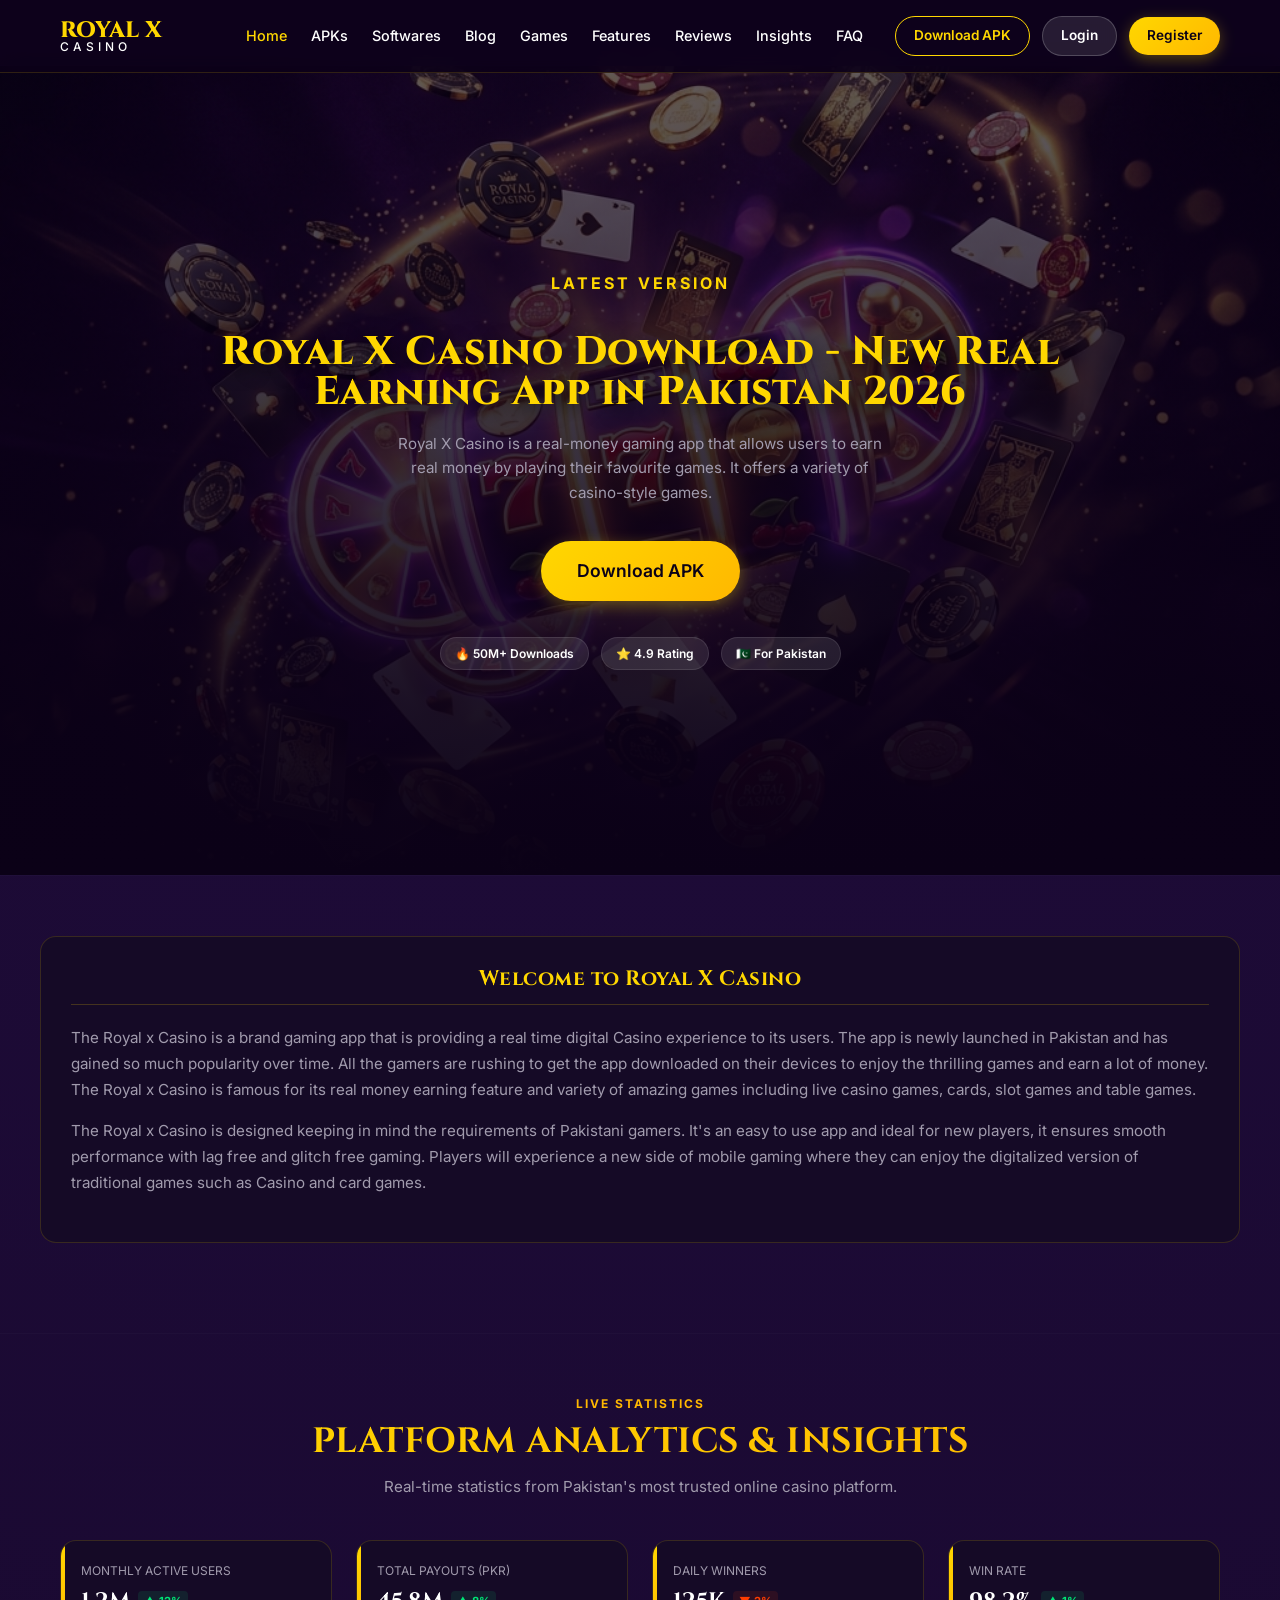
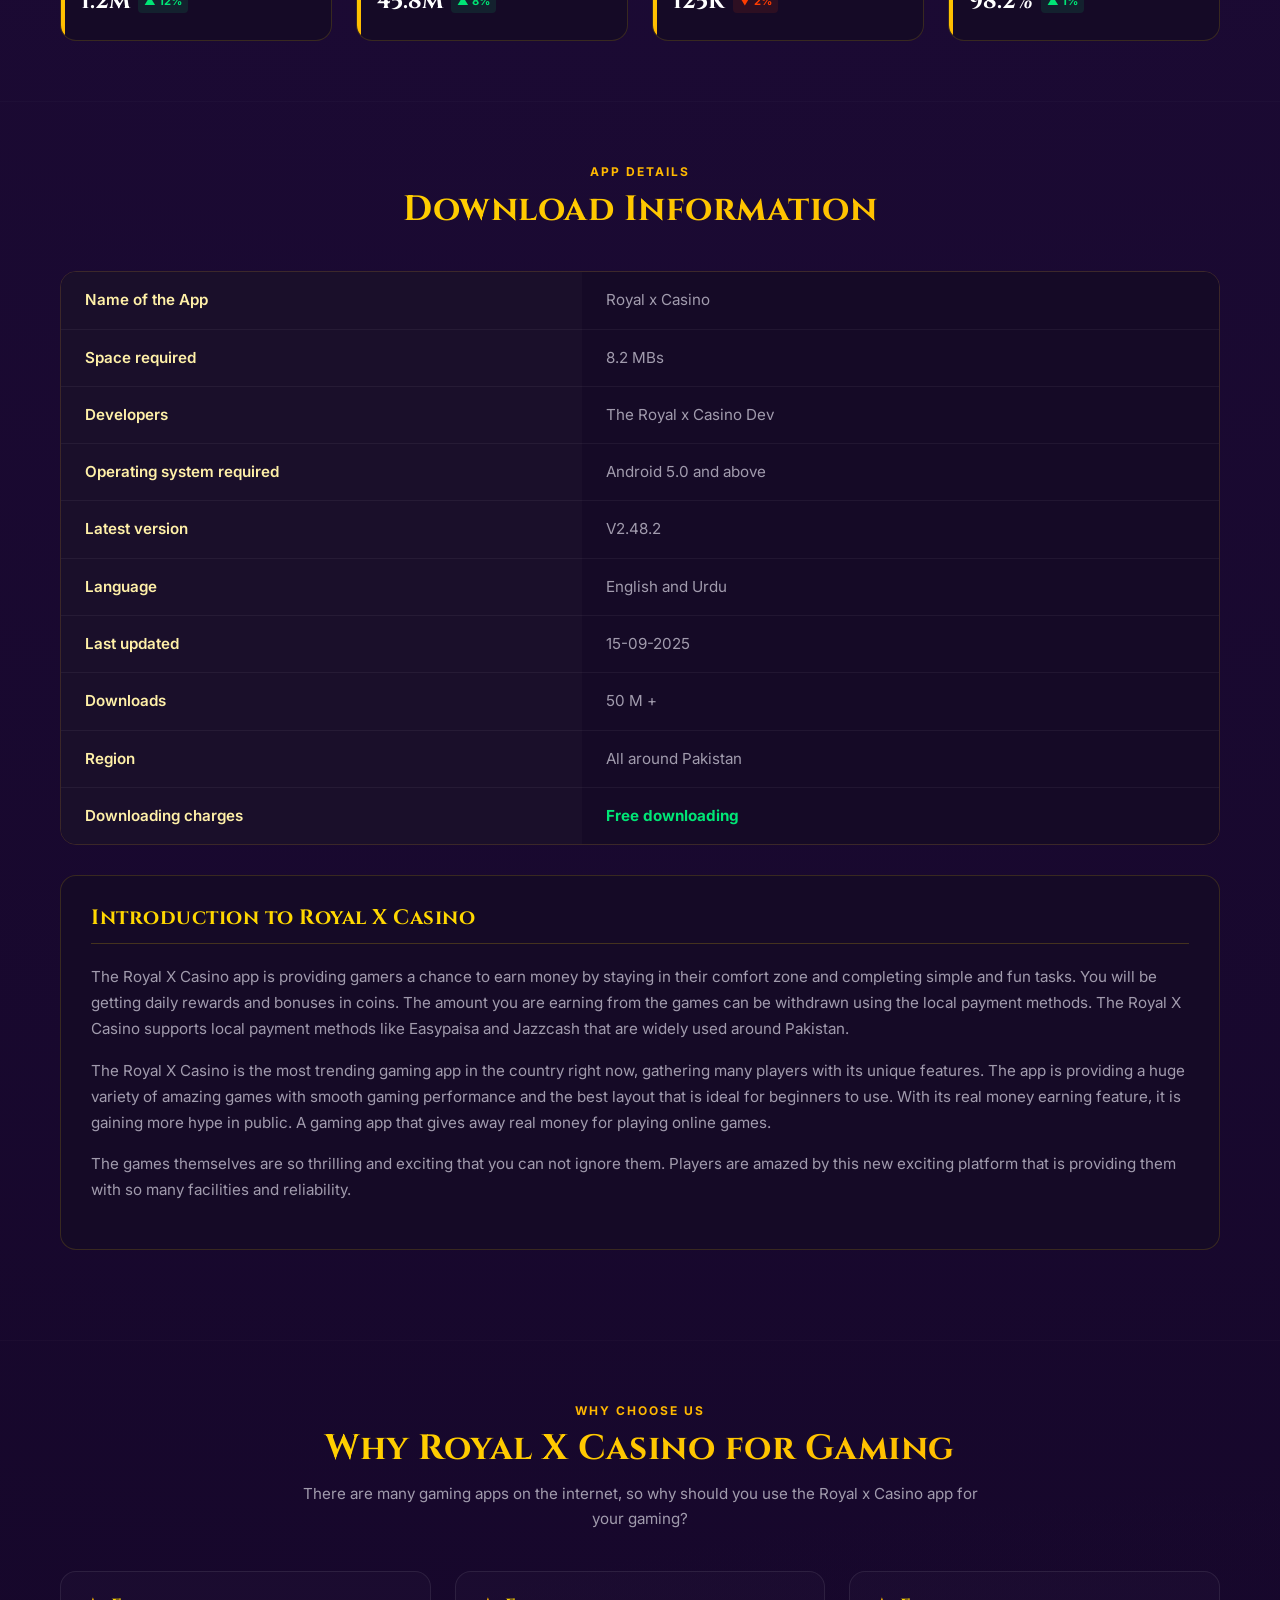
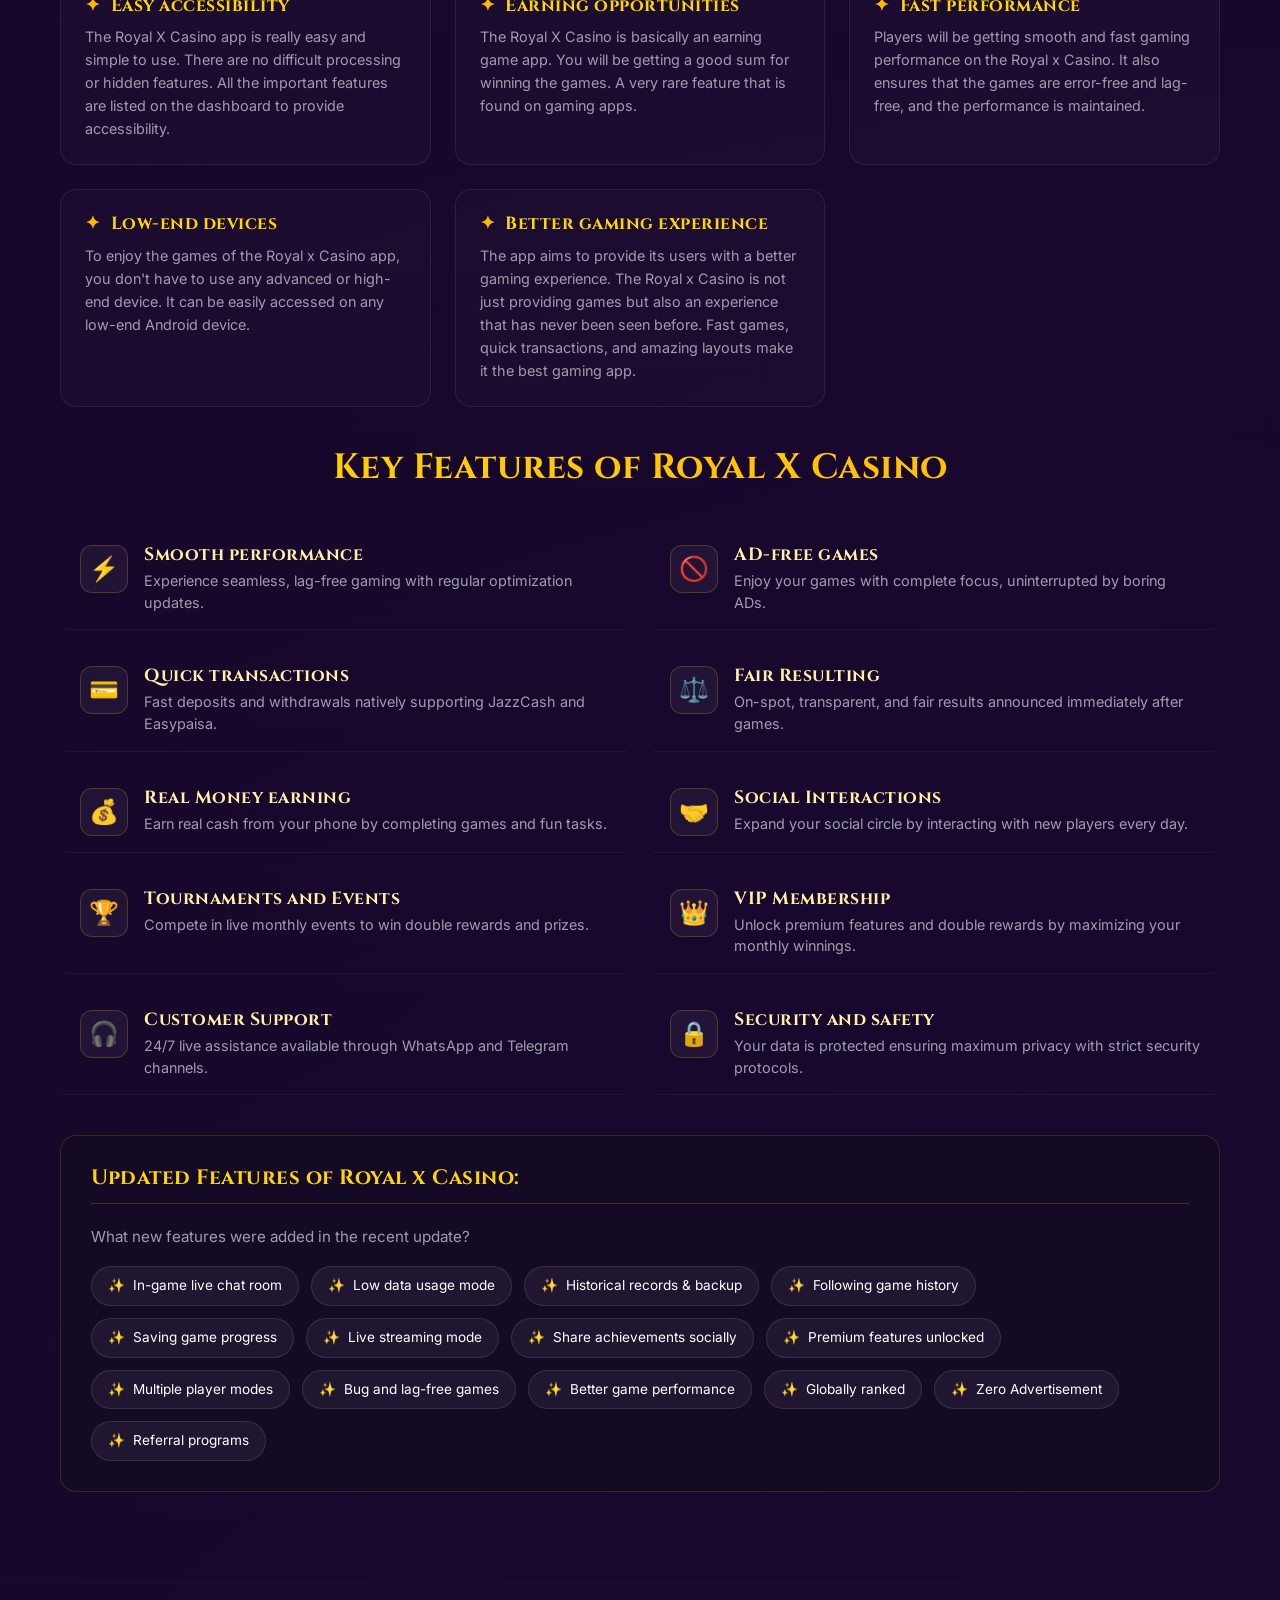
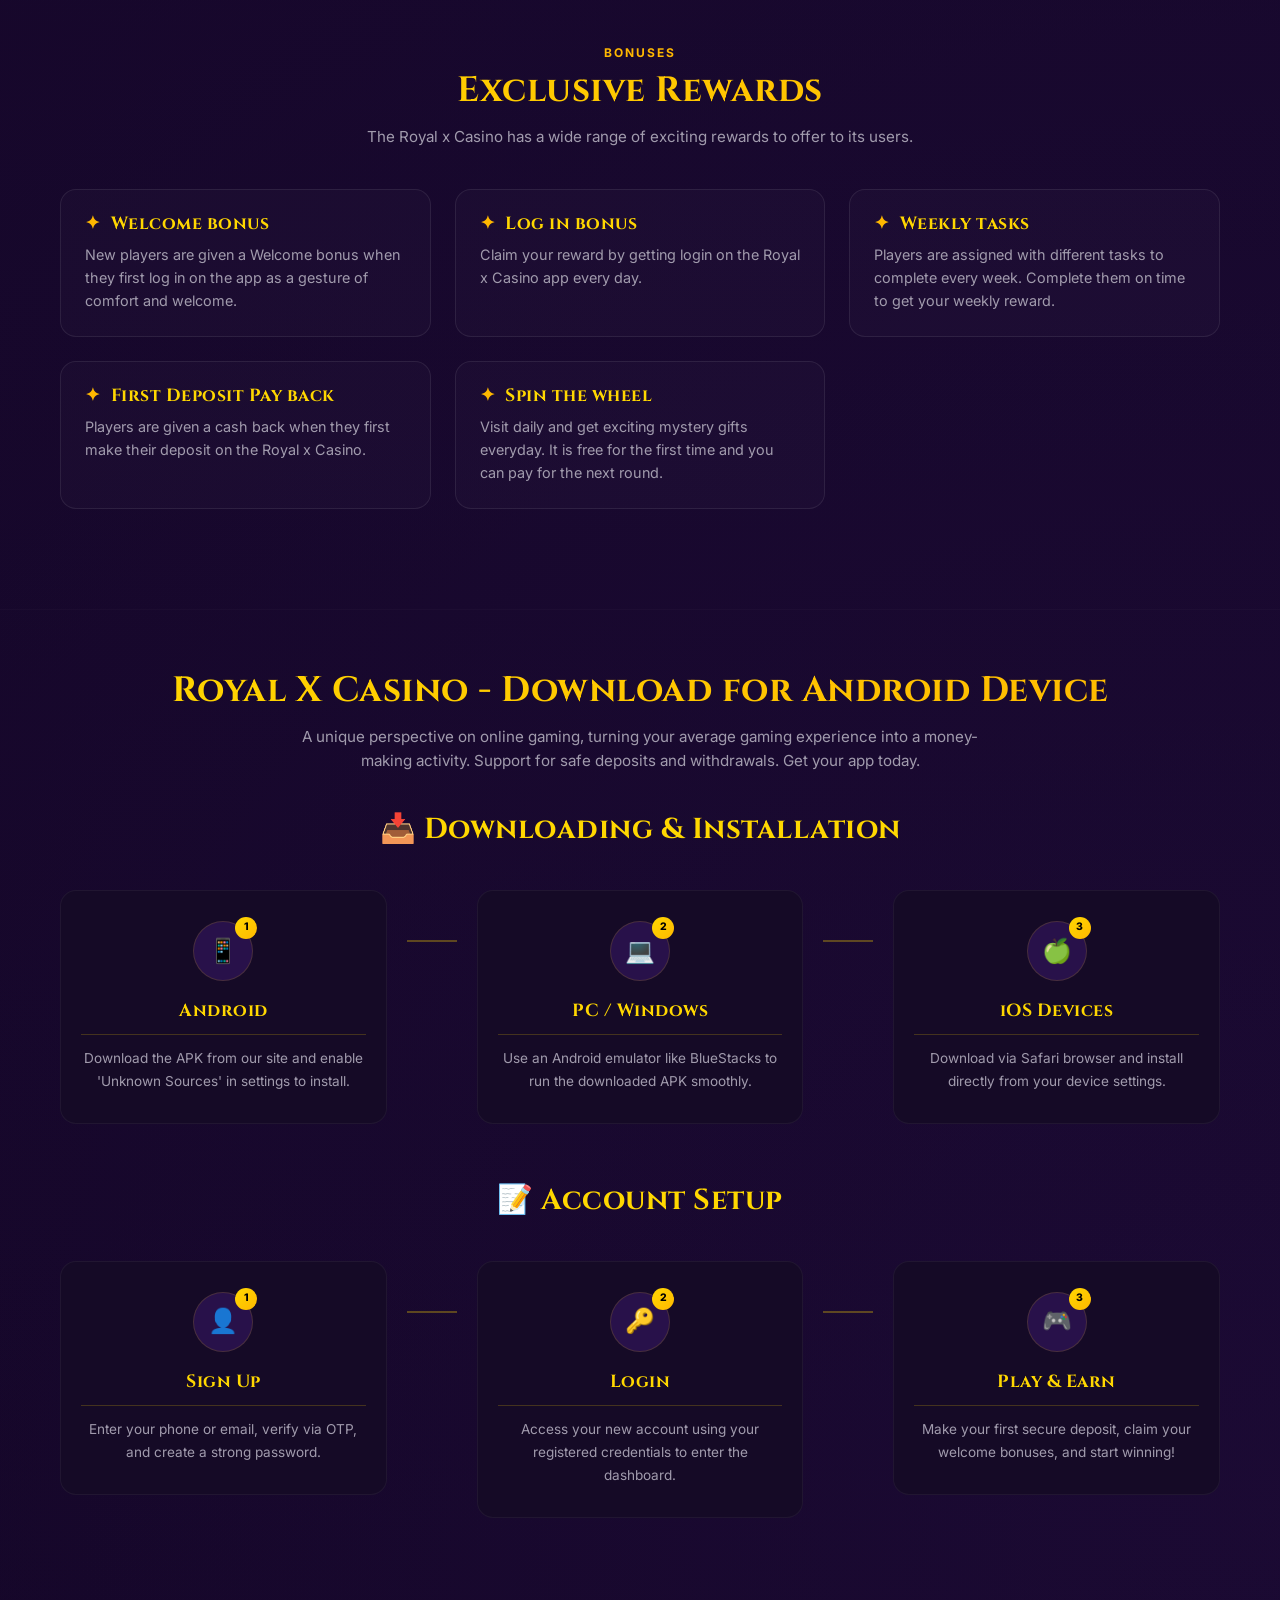
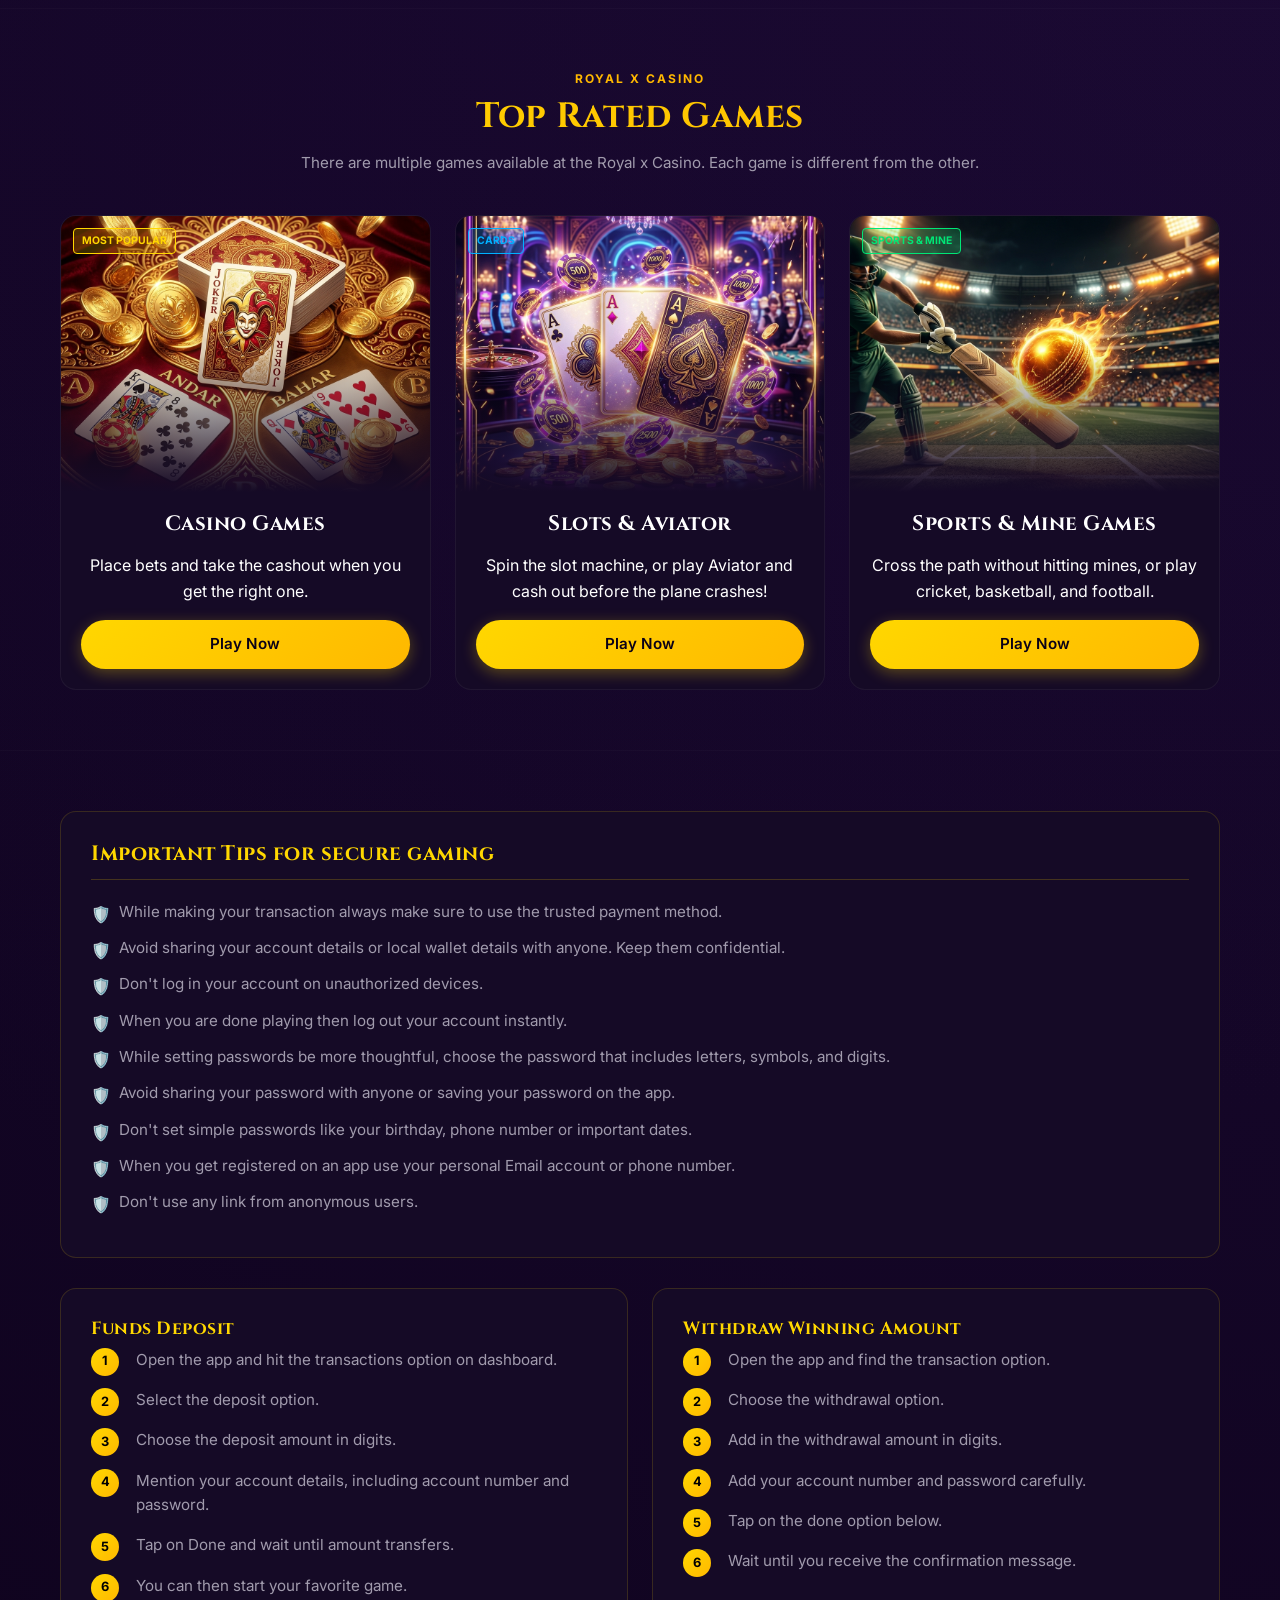
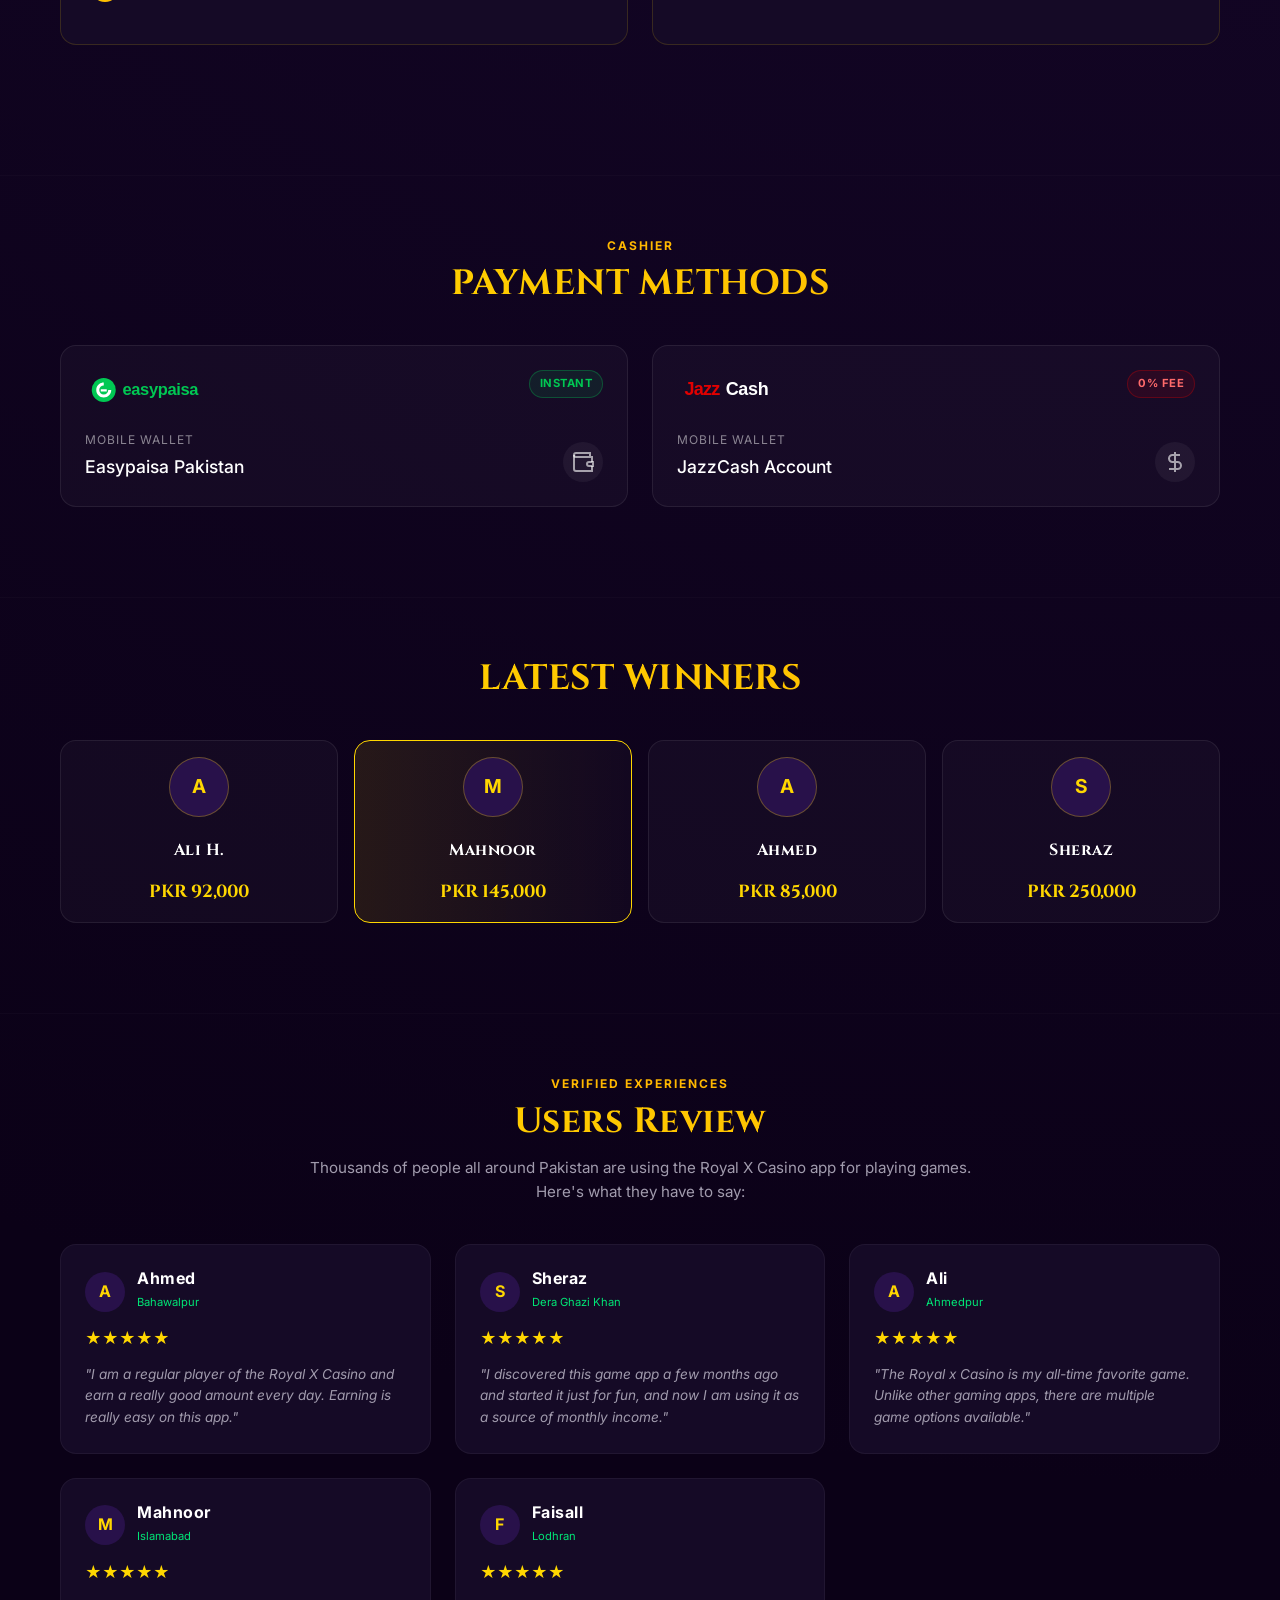
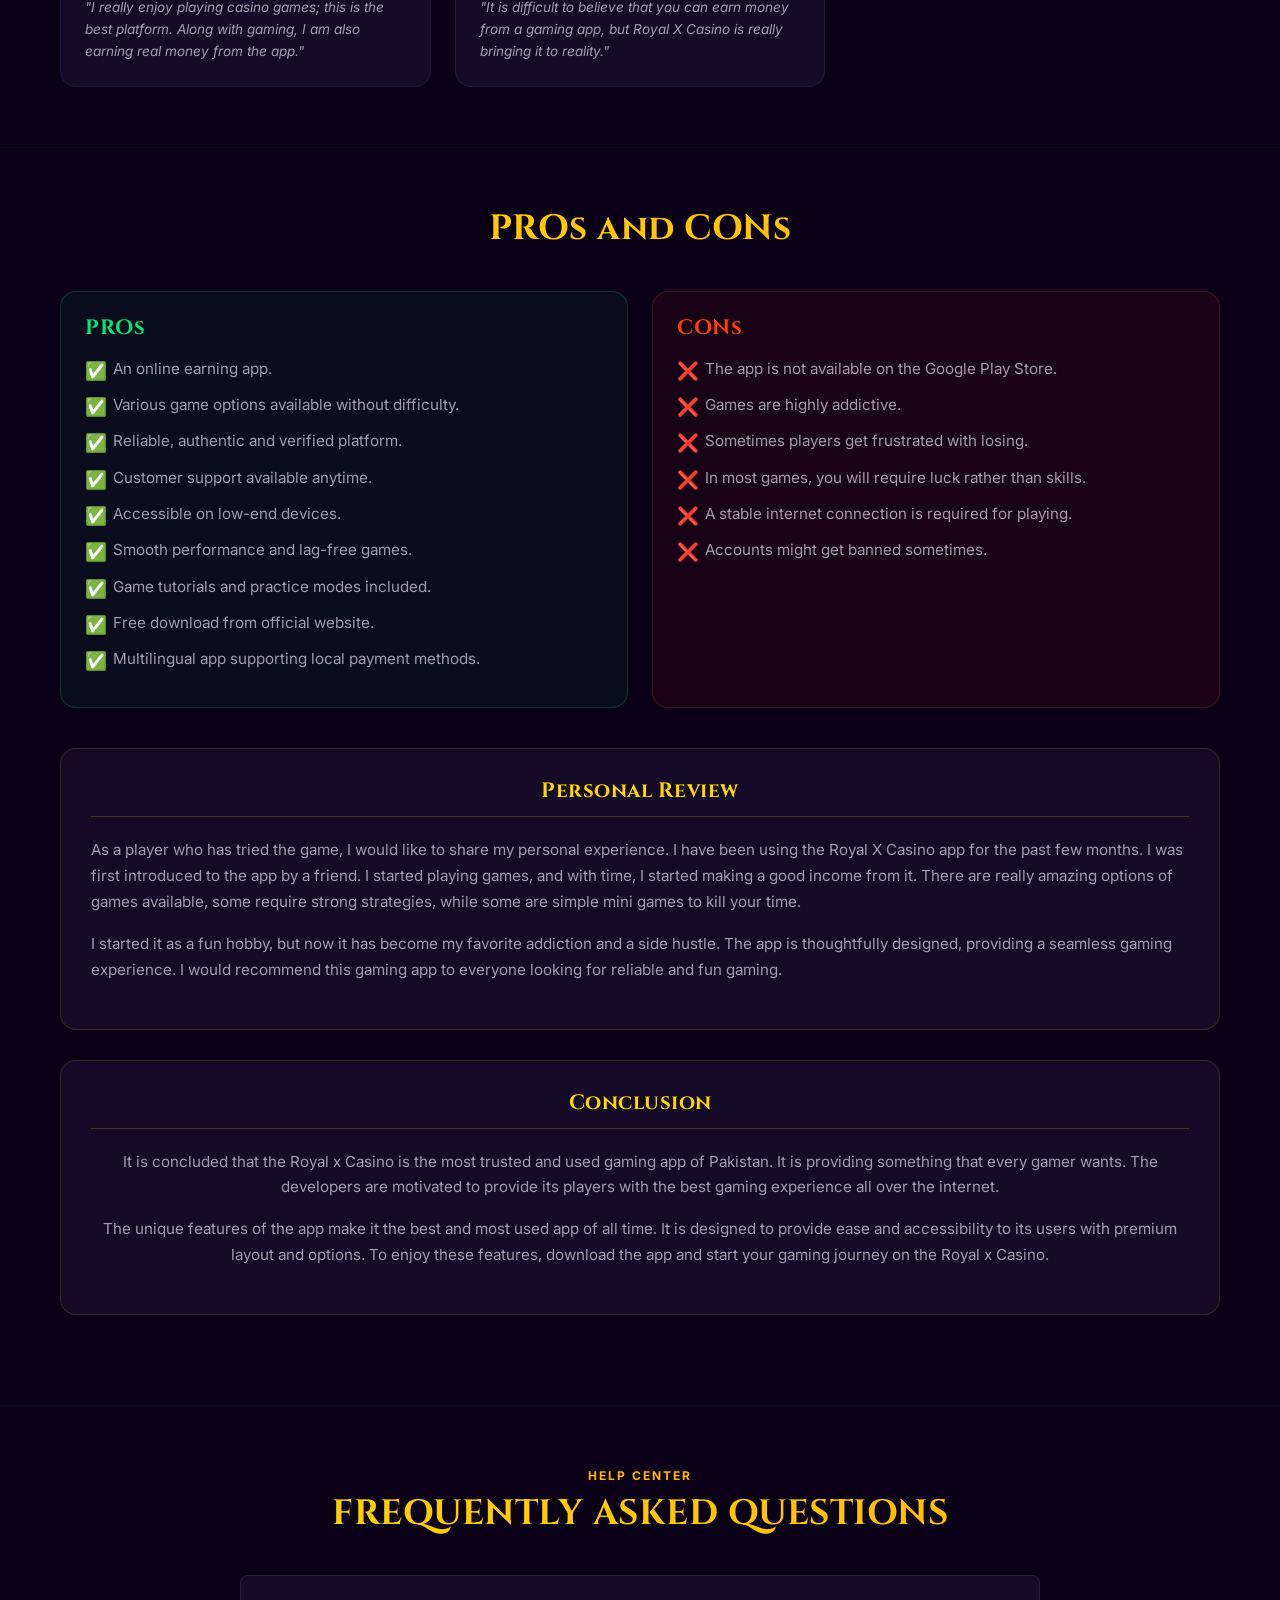
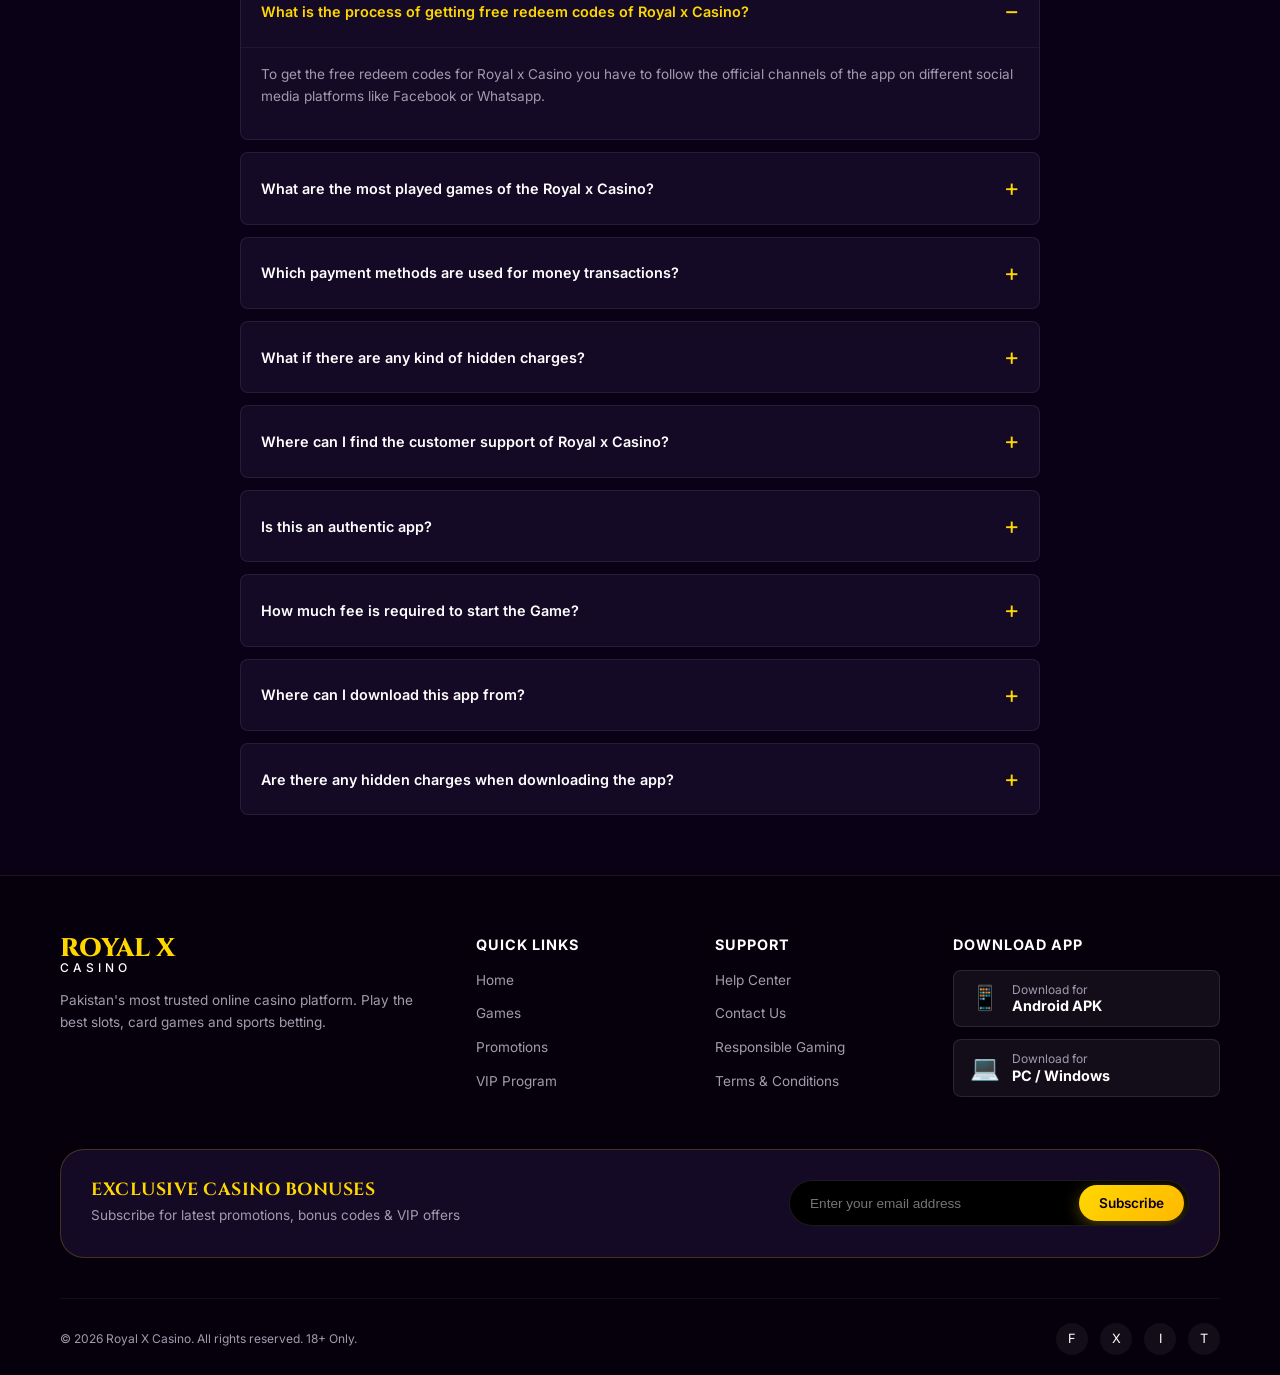
<file: index.html>
<!DOCTYPE html>
<html lang="en">
<head>
    <meta charset="UTF-8">
    <meta name="viewport" content="width=device-width, initial-scale=1.0">
    <meta name="description" content="Download Royal X Casino - The Most Premium Online Earning Game App in Pakistan.">
    <title>Royal X Casino Download - Online Earning Game App - For Pakistan</title>
    <!-- Fonts -->
    <link rel="preconnect" href="https://fonts.googleapis.com">
    <link rel="preconnect" href="https://fonts.gstatic.com" crossorigin>
    <link href="https://fonts.googleapis.com/css2?family=Cinzel:wght@600;700;800&family=Inter:wght@300;400;500;600;700&display=swap" rel="stylesheet">
    <link rel="stylesheet" href="./css/style.css">
    <link rel="icon" type="image/png" href="./images/Favicon.png">
    
    <!-- SEO Structured Data (JSON-LD) -->
    <script type="application/ld+json">
    {
      "@context": "https://schema.org",
      "@graph": [
        {
          "@type": "WebSite",
          "@id": "https://royalx-casino-download.com/#website",
          "url": "https://royalx-casino-download.com/",
          "name": "Royal X Casino",
          "description": "Pakistan's most trusted online casino platform",
          "publisher": { "@id": "https://royalx-casino-download.com/#organization" }
        },
        {
          "@type": "WebPage",
          "@id": "https://royalx-casino-download.com/#webpage",
          "url": "https://royalx-casino-download.com/",
          "name": "Royal X Casino Download - New Real Earning App in Pakistan 2026",
          "isPartOf": { "@id": "https://royalx-casino-download.com/#website" },
          "description": "Download Royal X Casino - The Most Premium Online Earning Game App in Pakistan.",
          "breadcrumb": { "@id": "https://royalx-casino-download.com/#breadcrumb" }
        },
        {
          "@type": "SoftwareApplication",
          "name": "Royal X Casino",
          "operatingSystem": "ANDROID",
          "applicationCategory": "GameApplication",
          "aggregateRating": {
            "@type": "AggregateRating",
            "ratingValue": "4.9",
            "ratingCount": "125034"
          },
          "offers": {
            "@type": "Offer",
            "price": "0",
            "priceCurrency": "PKR"
          },
          "softwareVersion": "2.48.2"
        },
        {
          "@type": "Article",
          "headline": "Royal X Casino Download - New Real Earning App in Pakistan 2026",
          "description": "Royal X Casino is a real-money gaming app that allows users to earn real money by playing their favourite games.",
          "author": { "@type": "Organization", "name": "The Royal x Casino Dev" },
          "datePublished": "2025-09-15",
          "publisher": { "@id": "https://royalx-casino-download.com/#organization" }
        },
        {
          "@type": "FAQPage",
          "mainEntity": [
            {
              "@type": "Question",
              "name": "What is the process of getting free redeem codes of Royal x Casino?",
              "acceptedAnswer": {
                "@type": "Answer",
                "text": "To get the free redeem codes for Royal x Casino you have to follow the official channels of the app on different social media platforms like Facebook or Whatsapp."
              }
            },
            {
              "@type": "Question",
              "name": "What are the most played games of the Royal x Casino?",
              "acceptedAnswer": {
                "@type": "Answer",
                "text": "There are a lot of games that are played regularly by most players including casino, slots and teen patti."
              }
            },
            {
              "@type": "Question",
              "name": "Which payment methods are used for money transactions?",
              "acceptedAnswer": {
                "@type": "Answer",
                "text": "Easy paisa and Jazz cash that are widely used among Pakistani public are supported on the Royal x Casino."
              }
            },
            {
              "@type": "Question",
              "name": "What if there are any kind of hidden charges?",
              "acceptedAnswer": {
                "@type": "Answer",
                "text": "It is assured that there will be no hidden charges on the app but sometimes you may require a small fee to make your transactions."
              }
            },
            {
              "@type": "Question",
              "name": "Where can I find the customer support of Royal x Casino?",
              "acceptedAnswer": {
                "@type": "Answer",
                "text": "Players can have a live chat session with the customer support on their Whatsapp and telegram channels."
              }
            },
            {
              "@type": "Question",
              "name": "Is this an authentic app?",
              "acceptedAnswer": {
                "@type": "Answer",
                "text": "Yes this is an authentic platform with all the crucial certification and verification."
              }
            },
            {
              "@type": "Question",
              "name": "How much fee is required to start the Game?",
              "acceptedAnswer": {
                "@type": "Answer",
                "text": "The deposit fee for games is slightly different from each game, but mostly you need to deposit at least 200 PKR to start the game."
              }
            },
            {
              "@type": "Question",
              "name": "Where can I download this app from?",
              "acceptedAnswer": {
                "@type": "Answer",
                "text": "The app can be downloaded from the official website of the Royal x Casino, or you can also use any trusted referral link to join the game."
              }
            },
            {
              "@type": "Question",
              "name": "Are there any hidden charges when downloading the app?",
              "acceptedAnswer": {
                "@type": "Answer",
                "text": "No, there are no hidden charges available for download. The download is totally free for everyone."
              }
            }
          ]
        },
        {
          "@type": "HowTo",
          "name": "How to Download and Install Royal X Casino APK",
          "step": [
            { "@type": "HowToStep", "text": "Connect your device to a stable internet connection." },
            { "@type": "HowToStep", "text": "Enable downloads from Unknown Sources in settings." },
            { "@type": "HowToStep", "text": "Open your browser and search for Royal X Casino." },
            { "@type": "HowToStep", "text": "Open the official website and find the download button." },
            { "@type": "HowToStep", "text": "Click the button and wait for the APK file to download." },
            { "@type": "HowToStep", "text": "Once downloaded, start installing the app." }
          ]
        },
        {
          "@type": "Review",
          "itemReviewed": {
            "@type": "SoftwareApplication",
            "name": "Royal X Casino"
          },
          "reviewRating": {
            "@type": "Rating",
            "ratingValue": "5"
          },
          "author": { "@type": "Person", "name": "Ahmed" },
          "reviewBody": "I am a regular player of the Royal X Casino and earn a really good amount every day. Earning is really easy on this app."
        }
      ]
    }
    </script>
</head>
<body>

    <!-- Header Navigation -->
    <header class="rx-header">
        <div class="rx-container header-inner">
            <a href="index.html" class="logo">
                ROYAL X <span>CASINO</span>
            </a>
            
            <button class="menu-toggle" aria-label="Toggle Menu">
                <span></span><span></span><span></span>
            </button>
            
            <nav class="rx-nav">
                <ul class="nav-links">
                    <li><a href="index.html" class="active">Home</a></li>
                    <li><a href="apks.html">APKs</a></li>
                    <li><a href="softwares.html">Softwares</a></li>
                    <li><a href="blog.html">Blog</a></li>
                    <li><a href="#games">Games</a></li>
                    <li><a href="#features">Features</a></li>
                    <li><a href="#reviews">Reviews</a></li>
                    <li><a href="#analytics">Insights</a></li>
                    <li><a href="#faq">FAQ</a></li>
                </ul>
                <div class="nav-actions">
                    <a href="#download" class="btn btn-gold-outline btn-sm">Download APK</a>
                    <a href="login.html" class="btn btn-solid-blue btn-sm">Login</a>
                    <a href="register.html" class="btn btn-gold btn-sm">Register</a>
                </div>
            </nav>
        </div>
        <div class="nav-overlay"></div>
    </header>

    <!-- Main Content -->
    <main>
        
        <!-- Hero Section -->
        <section class="hero-section">
            <div class="hero-bg">
                <img src="./images/hero_banner.png" alt="Casino Background">
                <div class="hero-overlay"></div>
            </div>
            <div class="rx-container hero-content">
                <p class="hero-subtitle">LATEST VERSION</p>
                <h1 class="hero-title">Royal X Casino Download - New Real Earning App in Pakistan 2026</h1>
                <p class="hero-desc">Royal X Casino is a real-money gaming app that allows users to earn real money by playing their favourite games. It offers a variety of casino-style games.</p>
                <a href="#download" class="btn btn-gold btn-lg pulse-anim">Download APK</a>
                <div class="hero-badges">
                    <span class="badge">🔥 50M+ Downloads</span>
                    <span class="badge">⭐ 4.9 Rating</span>
                    <span class="badge">🇵🇰 For Pakistan</span>
                </div>
            </div>
        </section>

        <!-- Description Section (NEW) -->
        <section class="description-section">
            <div class="rx-container content-box">
                <h3 class="text-center">Welcome to Royal X Casino</h3>
                <p>The Royal x Casino is a brand gaming app that is providing a real time digital Casino experience to its users. The app is newly launched in Pakistan and has gained so much popularity over time. All the gamers are rushing to get the app downloaded on their devices to enjoy the thrilling games and earn a lot of money. The Royal x Casino is famous for its real money earning feature and variety of amazing games including live casino games, cards, slot games and table games.</p>
                <p>The Royal x Casino is designed keeping in mind the requirements of Pakistani gamers. It's an easy to use app and ideal for new players, it ensures smooth performance with lag free and glitch free gaming. Players will experience a new side of mobile gaming where they can enjoy the digitalized version of traditional games such as Casino and card games.</p>
            </div>
        </section>

        <!-- Platform Analytics & Insights -->
        <section id="analytics" class="analytics-section">
            <div class="rx-container">
                <div class="section-heading">
                    <p class="section-subtitle">LIVE STATISTICS</p>
                    <h2>PLATFORM ANALYTICS & INSIGHTS</h2>
                    <p class="section-desc">Real-time statistics from Pakistan's most trusted online casino platform.</p>
                </div>
                
                <div class="analytics-grid">
                    <div class="stat-card">
                        <div class="stat-info">
                            <span class="stat-label">Monthly Active Users</span>
                            <strong class="stat-value">1.2M <span class="trend up">▲ 12%</span></strong>
                        </div>
                    </div>
                    <div class="stat-card">
                        <div class="stat-info">
                            <span class="stat-label">Total Payouts (PKR)</span>
                            <strong class="stat-value">45.8M <span class="trend up">▲ 8%</span></strong>
                        </div>
                    </div>
                    <div class="stat-card">
                        <div class="stat-info">
                            <span class="stat-label">Daily Winners</span>
                            <strong class="stat-value">125K <span class="trend down">▼ 2%</span></strong>
                        </div>
                    </div>
                    <div class="stat-card">
                        <div class="stat-info">
                            <span class="stat-label">Win Rate</span>
                            <strong class="stat-value">98.2% <span class="trend up">▲ 1%</span></strong>
                        </div>
                    </div>
                </div>
            </div>
        </section>

        <!-- Introduction & App Details Table (NEW) -->
        <section class="intro-stats-section">
            <div class="rx-container">
                <div class="section-heading">
                    <p class="section-subtitle">APP DETAILS</p>
                    <h2>Download Information</h2>
                </div>
                
                <div class="styled-table-wrapper">
                    <table class="styled-table">
                        <tbody>
                            <tr><td>Name of the App</td><td>Royal x Casino</td></tr>
                            <tr><td>Space required</td><td>8.2 MBs</td></tr>
                            <tr><td>Developers</td><td>The Royal x Casino Dev</td></tr>
                            <tr><td>Operating system required</td><td>Android 5.0 and above</td></tr>
                            <tr><td>Latest version</td><td>V2.48.2</td></tr>
                            <tr><td>Language</td><td>English and Urdu</td></tr>
                            <tr><td>Last updated</td><td>15-09-2025</td></tr>
                            <tr><td>Downloads</td><td>50 M +</td></tr>
                            <tr><td>Region</td><td>All around Pakistan</td></tr>
                            <tr><td>Downloading charges</td><td><strong class="green-text">Free downloading</strong></td></tr>
                        </tbody>
                    </table>
                </div>

                <div class="content-box">
                    <h3>Introduction to Royal X Casino</h3>
                    <p>The Royal X Casino app is providing gamers a chance to earn money by staying in their comfort zone and completing simple and fun tasks. You will be getting daily rewards and bonuses in coins. The amount you are earning from the games can be withdrawn using the local payment methods. The Royal X Casino supports local payment methods like Easypaisa and Jazzcash that are widely used around Pakistan.</p>
                    <p>The Royal X Casino is the most trending gaming app in the country right now, gathering many players with its unique features. The app is providing a huge variety of amazing games with smooth gaming performance and the best layout that is ideal for beginners to use. With its real money earning feature, it is gaining more hype in public. A gaming app that gives away real money for playing online games.</p>
                    <p>The games themselves are so thrilling and exciting that you can not ignore them. Players are amazed by this new exciting platform that is providing them with so many facilities and reliability.</p>
                </div>
            </div>
        </section>

        <!-- Why Royal X Casino (NEW) -->
        <section id="features" class="why-us-section">
            <div class="rx-container">
                <div class="section-heading">
                    <p class="section-subtitle">WHY CHOOSE US</p>
                    <h2>Why Royal X Casino for Gaming</h2>
                    <p class="section-desc">There are many gaming apps on the internet, so why should you use the Royal x Casino app for your gaming?</p>
                </div>

                <div class="features-grid">
                    <div class="feature-box">
                        <h4>Easy accessibility</h4>
                        <p>The Royal X Casino app is really easy and simple to use. There are no difficult processing or hidden features. All the important features are listed on the dashboard to provide accessibility.</p>
                    </div>
                    <div class="feature-box">
                        <h4>Earning opportunities</h4>
                        <p>The Royal X Casino is basically an earning game app. You will be getting a good sum for winning the games. A very rare feature that is found on gaming apps.</p>
                    </div>
                    <div class="feature-box">
                        <h4>Fast performance</h4>
                        <p>Players will be getting smooth and fast gaming performance on the Royal x Casino. It also ensures that the games are error-free and lag-free, and the performance is maintained.</p>
                    </div>
                    <div class="feature-box">
                        <h4>Low-end devices</h4>
                        <p>To enjoy the games of the Royal x Casino app, you don't have to use any advanced or high-end device. It can be easily accessed on any low-end Android device.</p>
                    </div>
                    <div class="feature-box">
                        <h4>Better gaming experience</h4>
                        <p>The app aims to provide its users with a better gaming experience. The Royal x Casino is not just providing games but also an experience that has never been seen before. Fast games, quick transactions, and amazing layouts make it the best gaming app.</p>
                    </div>
                </div>

                <div class="section-heading">
                    <h2>Key Features of Royal X Casino</h2>
                </div>

                <div class="premium-feature-list">
                    <div class="pf-item">
                        <div class="pf-icon">⚡</div>
                        <div class="pf-content">
                            <h4>Smooth performance</h4>
                            <p>Experience seamless, lag-free gaming with regular optimization updates.</p>
                        </div>
                    </div>
                    <div class="pf-item">
                        <div class="pf-icon">🚫</div>
                        <div class="pf-content">
                            <h4>AD-free games</h4>
                            <p>Enjoy your games with complete focus, uninterrupted by boring ADs.</p>
                        </div>
                    </div>
                    <div class="pf-item">
                        <div class="pf-icon">💳</div>
                        <div class="pf-content">
                            <h4>Quick transactions</h4>
                            <p>Fast deposits and withdrawals natively supporting JazzCash and Easypaisa.</p>
                        </div>
                    </div>
                    <div class="pf-item">
                        <div class="pf-icon">⚖️</div>
                        <div class="pf-content">
                            <h4>Fair Resulting</h4>
                            <p>On-spot, transparent, and fair results announced immediately after games.</p>
                        </div>
                    </div>
                    <div class="pf-item">
                        <div class="pf-icon">💰</div>
                        <div class="pf-content">
                            <h4>Real Money earning</h4>
                            <p>Earn real cash from your phone by completing games and fun tasks.</p>
                        </div>
                    </div>
                    <div class="pf-item">
                        <div class="pf-icon">🤝</div>
                        <div class="pf-content">
                            <h4>Social Interactions</h4>
                            <p>Expand your social circle by interacting with new players every day.</p>
                        </div>
                    </div>
                    <div class="pf-item">
                        <div class="pf-icon">🏆</div>
                        <div class="pf-content">
                            <h4>Tournaments and Events</h4>
                            <p>Compete in live monthly events to win double rewards and prizes.</p>
                        </div>
                    </div>
                    <div class="pf-item">
                        <div class="pf-icon">👑</div>
                        <div class="pf-content">
                            <h4>VIP Membership</h4>
                            <p>Unlock premium features and double rewards by maximizing your monthly winnings.</p>
                        </div>
                    </div>
                    <div class="pf-item">
                        <div class="pf-icon">🎧</div>
                        <div class="pf-content">
                            <h4>Customer Support</h4>
                            <p>24/7 live assistance available through WhatsApp and Telegram channels.</p>
                        </div>
                    </div>
                    <div class="pf-item">
                        <div class="pf-icon">🔒</div>
                        <div class="pf-content">
                            <h4>Security and safety</h4>
                            <p>Your data is protected ensuring maximum privacy with strict security protocols.</p>
                        </div>
                    </div>
                </div>
                
                <div class="content-box">
                    <h3 class="gold-text">Updated Features of Royal x Casino:</h3>
                    <p>What new features were added in the recent update?</p>
                    <div class="update-tags mt-20">
                        <span>In-game live chat room</span>
                        <span>Low data usage mode</span>
                        <span>Historical records & backup</span>
                        <span>Following game history</span>
                        <span>Saving game progress</span>
                        <span>Live streaming mode</span>
                        <span>Share achievements socially</span>
                        <span>Premium features unlocked</span>
                        <span>Multiple player modes</span>
                        <span>Bug and lag-free games</span>
                        <span>Better game performance</span>
                        <span>Globally ranked</span>
                        <span>Zero Advertisement</span>
                        <span>Referral programs</span>
                    </div>
                </div>
            </div>
        </section>

        <!-- Exclusive Rewards (NEW) -->
        <section class="rewards-section">
            <div class="rx-container">
                <div class="section-heading">
                    <p class="section-subtitle">BONUSES</p>
                    <h2>Exclusive Rewards</h2>
                    <p class="section-desc">The Royal x Casino has a wide range of exciting rewards to offer to its users.</p>
                </div>
                <div class="features-grid">
                    <div class="feature-box">
                        <h4>Welcome bonus</h4>
                        <p>New players are given a Welcome bonus when they first log in on the app as a gesture of comfort and welcome.</p>
                    </div>
                    <div class="feature-box">
                        <h4>Log in bonus</h4>
                        <p>Claim your reward by getting login on the Royal x Casino app every day.</p>
                    </div>
                    <div class="feature-box">
                        <h4>Weekly tasks</h4>
                        <p>Players are assigned with different tasks to complete every week. Complete them on time to get your weekly reward.</p>
                    </div>
                    <div class="feature-box">
                        <h4>First Deposit Pay back</h4>
                        <p>Players are given a cash back when they first make their deposit on the Royal x Casino.</p>
                    </div>
                    <div class="feature-box">
                        <h4>Spin the wheel</h4>
                        <p>Visit daily and get exciting mystery gifts everyday. It is free for the first time and you can pay for the next round.</p>
                    </div>
                </div>
            </div>
        </section>

        <!-- Guided Steps (NEW) -->
        <section id="download" class="guides-section">
            <div class="rx-container">
                <div class="section-heading">
                    <h2>Royal X Casino - Download for Android Device</h2>
                    <p class="section-desc">A unique perspective on online gaming, turning your average gaming experience into a money-making activity. Support for safe deposits and withdrawals. Get your app today.</p>
                </div>

                <div class="content-box" style="border: none; background: transparent; padding: 0;">
                    <h3 class="text-center" style="border: none; margin-bottom: 30px; font-size: 1.8rem;">📥 Downloading & Installation</h3>
                    <div class="steps-grid">
                        <div class="step-card">
                            <div class="step-icon">📱<div class="step-num">1</div></div>
                            <h3>Android</h3>
                            <p>Download the APK from our site and enable 'Unknown Sources' in settings to install.</p>
                        </div>
                        <div class="step-connector"></div>
                        <div class="step-card">
                            <div class="step-icon">💻<div class="step-num">2</div></div>
                            <h3>PC / Windows</h3>
                            <p>Use an Android emulator like BlueStacks to run the downloaded APK smoothly.</p>
                        </div>
                        <div class="step-connector"></div>
                        <div class="step-card">
                            <div class="step-icon">🍏<div class="step-num">3</div></div>
                            <h3>iOS Devices</h3>
                            <p>Download via Safari browser and install directly from your device settings.</p>
                        </div>
                    </div>
                </div>

                <div class="content-box mt-40" style="border: none; background: transparent; padding: 0; margin-top: 60px;">
                    <h3 class="text-center" style="border: none; margin-bottom: 30px; font-size: 1.8rem;">📝 Account Setup</h3>
                    <div class="steps-grid">
                        <div class="step-card">
                            <div class="step-icon">👤<div class="step-num">1</div></div>
                            <h3>Sign Up</h3>
                            <p>Enter your phone or email, verify via OTP, and create a strong password.</p>
                        </div>
                        <div class="step-connector"></div>
                        <div class="step-card">
                            <div class="step-icon">🔑<div class="step-num">2</div></div>
                            <h3>Login</h3>
                            <p>Access your new account using your registered credentials to enter the dashboard.</p>
                        </div>
                        <div class="step-connector"></div>
                        <div class="step-card">
                            <div class="step-icon">🎮<div class="step-num">3</div></div>
                            <h3>Play & Earn</h3>
                            <p>Make your first secure deposit, claim your welcome bonuses, and start winning!</p>
                        </div>
                    </div>
                </div>

            </div>
        </section>

        <!-- Top Rated Games (Previously Game Categories) -->
        <section id="games" class="games-section">
            <div class="rx-container">
                <div class="section-heading">
                    <p class="section-subtitle">ROYAL X CASINO</p>
                    <h2>Top Rated Games</h2>
                    <p class="section-desc">There are multiple games available at the Royal x Casino. Each game is different from the other.</p>
                </div>

                <div class="games-grid">
                    <!-- Game 1 -->
                    <div class="game-card">
                        <div class="game-img-wrapper">
                            <img src="./images/andar_bahar.jpg" alt="Andar Bahar">
                            <span class="game-tag">Most Popular</span>
                        </div>
                        <div class="game-info">
                            <h3>Casino Games</h3>
                            <p class="text-muted text-sm">Place bets and take the cashout when you get the right one.</p>
                            <a href="#download" class="btn btn-gold btn-full">Play Now</a>
                        </div>
                    </div>
                    <!-- Game 2 -->
                    <div class="game-card">
                        <div class="game-img-wrapper">
                            <img src="./images/teen_patti.jpg" alt="Teen Patti">
                            <span class="game-tag blue">Cards</span>
                        </div>
                        <div class="game-info">
                            <h3>Slots & Aviator</h3>
                            <p class="text-muted text-sm">Spin the slot machine, or play Aviator and cash out before the plane crashes!</p>
                            <a href="#download" class="btn btn-gold btn-full">Play Now</a>
                        </div>
                    </div>
                    <!-- Game 3 -->
                    <div class="game-card">
                        <div class="game-img-wrapper">
                            <img src="./images/cricket_betting.jpg" alt="Cricket Betting">
                            <span class="game-tag green">Sports & Mine</span>
                        </div>
                        <div class="game-info">
                            <h3>Sports & Mine Games</h3>
                            <p class="text-muted text-sm">Cross the path without hitting mines, or play cricket, basketball, and football.</p>
                            <a href="#download" class="btn btn-gold btn-full">Play Now</a>
                        </div>
                    </div>
                </div>
            </div>
        </section>

        <!-- Security & Payment Instructions (NEW) -->
        <section class="security-section">
            <div class="rx-container">
                <div class="content-box">
                    <h3>Important Tips for secure gaming</h3>
                    <ul class="tips-list">
                        <li>While making your transaction always make sure to use the trusted payment method.</li>
                        <li>Avoid sharing your account details or local wallet details with anyone. Keep them confidential.</li>
                        <li>Don't log in your account on unauthorized devices.</li>
                        <li>When you are done playing then log out your account instantly.</li>
                        <li>While setting passwords be more thoughtful, choose the password that includes letters, symbols, and digits.</li>
                        <li>Avoid sharing your password with anyone or saving your password on the app.</li>
                        <li>Don't set simple passwords like your birthday, phone number or important dates.</li>
                        <li>When you get registered on an app use your personal Email account or phone number.</li>
                        <li>Don't use any link from anonymous users.</li>
                    </ul>
                </div>

                <div class="pros-cons-grid">
                    <div class="content-box">
                        <h4 class="gold-text">Funds Deposit</h4>
                        <ol class="guide-list">
                            <li>Open the app and hit the transactions option on dashboard.</li>
                            <li>Select the deposit option.</li>
                            <li>Choose the deposit amount in digits.</li>
                            <li>Mention your account details, including account number and password.</li>
                            <li>Tap on Done and wait until amount transfers.</li>
                            <li>You can then start your favorite game.</li>
                        </ol>
                    </div>
                    <div class="content-box">
                        <h4 class="gold-text">Withdraw Winning Amount</h4>
                        <ol class="guide-list">
                            <li>Open the app and find the transaction option.</li>
                            <li>Choose the withdrawal option.</li>
                            <li>Add in the withdrawal amount in digits.</li>
                            <li>Add your account number and password carefully.</li>
                            <li>Tap on the done option below.</li>
                            <li>Wait until you receive the confirmation message.</li>
                        </ol>
                    </div>
                </div>

            </div>
        </section>

        <!-- Payment Methods -->
        <section class="payment-section">
            <div class="rx-container">
                <div class="section-heading">
                    <p class="section-subtitle">CASHIER</p>
                    <h2>PAYMENT METHODS</h2>
                </div>

                <div class="payment-grid updated-payment-grid">
                    <!-- Easypaisa Card -->
                    <div class="modern-pay-card easypaisa-card">
                        <div class="card-bg-glow"></div>
                        <div class="card-top">
                            <div class="pay-logo ep-logo">
                                <svg viewBox="0 0 200 50" fill="none" xmlns="http://www.w3.org/2000/svg">
                                    <rect width="200" height="50" rx="8" fill="transparent"/>
                                    <circle cx="25" cy="25" r="16" fill="#00C853"/>
                                    <path d="M25 15C19.4772 15 15 19.4772 15 25C15 30.5228 19.4772 35 25 35C30.5228 35 35 30.5228 35 25H31C31 28.3137 28.3137 31 25 31C21.6863 31 19 28.3137 19 25C19 21.6863 21.6863 19 25 19V15Z" fill="white"/>
                                    <path d="M21 24H29V27H21V24Z" fill="white"/>
                                    <text x="50" y="32" font-family="Arial, sans-serif" font-weight="800" font-size="22" fill="#00C853" letter-spacing="-0.5">easypaisa</text>
                                </svg>
                            </div>
                            <span class="pay-badge">Instant</span>
                        </div>
                        <div class="card-bottom">
                            <div class="pay-info">
                                <span class="pay-label">Mobile Wallet</span>
                                <strong class="pay-name">Easypaisa Pakistan</strong>
                            </div>
                            <div class="pay-icon">
                                <svg width="24" height="24" viewBox="0 0 24 24" fill="none" stroke="currentColor" stroke-width="2"><path d="M21 12V7H5a2 2 0 0 1 0-4h14v4"/><path d="M3 5v14a2 2 0 0 0 2 2h16v-5"/><path d="M18 12a2 2 0 0 0 0 4h4v-4Z"/></svg>
                            </div>
                        </div>
                    </div>

                    <!-- Jazzcash Card -->
                    <div class="modern-pay-card jazzcash-card">
                        <div class="card-bg-glow"></div>
                        <div class="card-top">
                            <div class="pay-logo jc-logo">
                                <svg viewBox="0 0 200 50" fill="none" xmlns="http://www.w3.org/2000/svg">
                                    <rect width="200" height="50" rx="8" fill="transparent"/>
                                    <text x="10" y="32" font-family="Arial, sans-serif" font-weight="900" font-size="24" fill="#E20000" letter-spacing="-1">Jazz</text>
                                    <text x="65" y="32" font-family="Arial, sans-serif" font-weight="600" font-size="24" fill="#FFFFFF" letter-spacing="-0.5">Cash</text>
                                </svg>
                            </div>
                            <span class="pay-badge">0% Fee</span>
                        </div>
                        <div class="card-bottom">
                            <div class="pay-info">
                                <span class="pay-label">Mobile Wallet</span>
                                <strong class="pay-name">JazzCash Account</strong>
                            </div>
                            <div class="pay-icon">
                                <svg width="24" height="24" viewBox="0 0 24 24" fill="none" stroke="currentColor" stroke-width="2"><path d="M12 2v20M17 5H9.5a3.5 3.5 0 0 0 0 7h5a3.5 3.5 0 0 1 0 7H6"/></svg>
                            </div>
                        </div>
                    </div>
                </div>
            </div>
        </section>

        <!-- Latest Winners -->
        <section class="winners-section">
            <div class="rx-container">
                <div class="section-heading">
                    <h2>LATEST WINNERS</h2>
                </div>
                <!-- Mini carousel just for visual matching -->
                <div class="winners-carousel">
                    <div class="winner-card"><div class="winner-avatar">A</div><h4 class="winner-name">Ali H.</h4><strong class="winner-amount gold-text">PKR 92,000</strong></div>
                    <div class="winner-card main-winner"><div class="winner-avatar">M</div><h4 class="winner-name">Mahnoor</h4><strong class="winner-amount gold-text">PKR 145,000</strong></div>
                    <div class="winner-card"><div class="winner-avatar">A</div><h4 class="winner-name">Ahmed</h4><strong class="winner-amount gold-text">PKR 85,000</strong></div>
                    <div class="winner-card"><div class="winner-avatar">S</div><h4 class="winner-name">Sheraz</h4><strong class="winner-amount gold-text">PKR 250,000</strong></div>
                </div>
            </div>
        </section>

        <!-- Testimonials/Reviews (UPDATED) -->
        <section id="reviews" class="reviews-section">
            <div class="rx-container">
                <div class="section-heading">
                    <p class="section-subtitle">VERIFIED EXPERIENCES</p>
                    <h2>Users Review</h2>
                    <p class="section-desc">Thousands of people all around Pakistan are using the Royal X Casino app for playing games. Here's what they have to say:</p>
                </div>

                <div class="reviews-grid">
                    <div class="review-card">
                        <div class="review-header">
                            <div class="rev-avatar">A</div>
                            <div class="rev-meta">
                                <h4>Ahmed</h4>
                                <span>Bahawalpur</span>
                            </div>
                        </div>
                        <div class="stars">★★★★★</div>
                        <p>"I am a regular player of the Royal X Casino and earn a really good amount every day. Earning is really easy on this app."</p>
                    </div>
                    <div class="review-card">
                        <div class="review-header">
                            <div class="rev-avatar">S</div>
                            <div class="rev-meta">
                                <h4>Sheraz</h4>
                                <span>Dera Ghazi Khan</span>
                            </div>
                        </div>
                        <div class="stars">★★★★★</div>
                        <p>"I discovered this game app a few months ago and started it just for fun, and now I am using it as a source of monthly income."</p>
                    </div>
                    <div class="review-card">
                        <div class="review-header">
                            <div class="rev-avatar">A</div>
                            <div class="rev-meta">
                                <h4>Ali</h4>
                                <span>Ahmedpur</span>
                            </div>
                        </div>
                        <div class="stars">★★★★★</div>
                        <p>"The Royal x Casino is my all-time favorite game. Unlike other gaming apps, there are multiple game options available."</p>
                    </div>
                    <div class="review-card">
                        <div class="review-header">
                            <div class="rev-avatar">M</div>
                            <div class="rev-meta">
                                <h4>Mahnoor</h4>
                                <span>Islamabad</span>
                            </div>
                        </div>
                        <div class="stars">★★★★★</div>
                        <p>"I really enjoy playing casino games; this is the best platform. Along with gaming, I am also earning real money from the app."</p>
                    </div>
                    <div class="review-card">
                        <div class="review-header">
                            <div class="rev-avatar">F</div>
                            <div class="rev-meta">
                                <h4>Faisall</h4>
                                <span>Lodhran</span>
                            </div>
                        </div>
                        <div class="stars">★★★★★</div>
                        <p>"It is difficult to believe that you can earn money from a gaming app, but Royal X Casino is really bringing it to reality."</p>
                    </div>
                </div>
            </div>
        </section>

        <!-- Pros & Cons and Conclusion -->
        <section class="pros-cons-wrap">
            <div class="rx-container">
                <div class="section-heading">
                    <h2>PROs and CONs</h2>
                </div>
                <div class="pros-cons-grid">
                    <div class="pc-card pros">
                        <h4>PROs</h4>
                        <ul class="pc-list">
                            <li>An online earning app.</li>
                            <li>Various game options available without difficulty.</li>
                            <li>Reliable, authentic and verified platform.</li>
                            <li>Customer support available anytime.</li>
                            <li>Accessible on low-end devices.</li>
                            <li>Smooth performance and lag-free games.</li>
                            <li>Game tutorials and practice modes included.</li>
                            <li>Free download from official website.</li>
                            <li>Multilingual app supporting local payment methods.</li>
                        </ul>
                    </div>
                    <div class="pc-card cons">
                        <h4>CONs</h4>
                        <ul class="pc-list">
                            <li>The app is not available on the Google Play Store.</li>
                            <li>Games are highly addictive.</li>
                            <li>Sometimes players get frustrated with losing.</li>
                            <li>In most games, you will require luck rather than skills.</li>
                            <li>A stable internet connection is required for playing.</li>
                            <li>Accounts might get banned sometimes.</li>
                        </ul>
                    </div>
                </div>

                <div class="content-box">
                    <h3 class="gold-text text-center">Personal Review</h3>
                    <p>As a player who has tried the game, I would like to share my personal experience. I have been using the Royal X Casino app for the past few months. I was first introduced to the app by a friend. I started playing games, and with time, I started making a good income from it. There are really amazing options of games available, some require strong strategies, while some are simple mini games to kill your time.</p>
                    <p>I started it as a fun hobby, but now it has become my favorite addiction and a side hustle. The app is thoughtfully designed, providing a seamless gaming experience. I would recommend this gaming app to everyone looking for reliable and fun gaming.</p>
                </div>

                <div class="content-box text-center">
                    <h3 class="gold-text">Conclusion</h3>
                    <p>It is concluded that the Royal x Casino is the most trusted and used gaming app of Pakistan. It is providing something that every gamer wants. The developers are motivated to provide its players with the best gaming experience all over the internet.</p>
                    <p>The unique features of the app make it the best and most used app of all time. It is designed to provide ease and accessibility to its users with premium layout and options. To enjoy these features, download the app and start your gaming journey on the Royal x Casino.</p>
                </div>
            </div>
        </section>

        <!-- FAQ (UPDATED) -->
        <section id="faq" class="faq-section">
            <div class="rx-container">
                <div class="section-heading">
                    <p class="section-subtitle">HELP CENTER</p>
                    <h2>FREQUENTLY ASKED QUESTIONS</h2>
                </div>

                <div class="faq-accordion">
                    <details class="faq-item" open>
                        <summary>What is the process of getting free redeem codes of Royal x Casino?</summary>
                        <div class="faq-body">
                            <p>To get the free redeem codes for Royal x Casino you have to follow the official channels of the app on different social media platforms like Facebook or Whatsapp.</p>
                        </div>
                    </details>
                    <details class="faq-item">
                        <summary>What are the most played games of the Royal x Casino?</summary>
                        <div class="faq-body">
                            <p>There are a lot of games that are played regularly by most players including casino, slots and teen patti.</p>
                        </div>
                    </details>
                    <details class="faq-item">
                        <summary>Which payment methods are used for money transactions?</summary>
                        <div class="faq-body">
                            <p>Easy paisa and Jazz cash that are widely used among Pakistani public are supported on the Royal x Casino.</p>
                        </div>
                    </details>
                    <details class="faq-item">
                        <summary>What if there are any kind of hidden charges?</summary>
                        <div class="faq-body">
                            <p>It is assured that there will be no hidden charges on the app but sometimes you may require a small fee to make your transactions.</p>
                        </div>
                    </details>
                    <details class="faq-item">
                        <summary>Where can I find the customer support of Royal x Casino?</summary>
                        <div class="faq-body">
                            <p>Players can have a live chat session with the customer support on their Whatsapp and telegram channels.</p>
                        </div>
                    </details>
                    <details class="faq-item">
                        <summary>Is this an authentic app?</summary>
                        <div class="faq-body">
                            <p>Yes this is an authentic platform with all the crucial certification and verification.</p>
                        </div>
                    </details>
                    <details class="faq-item">
                        <summary>How much fee is required to start the Game?</summary>
                        <div class="faq-body">
                            <p>The deposit fee for games is slightly different from each game, but mostly you need to deposit at least 200 PKR to start the game.</p>
                        </div>
                    </details>
                    <details class="faq-item">
                        <summary>Where can I download this app from?</summary>
                        <div class="faq-body">
                            <p>The app can be downloaded from the official website of the Royal x Casino, or you can also use any trusted referral link to join the game.</p>
                        </div>
                    </details>
                    <details class="faq-item">
                        <summary>Are there any hidden charges when downloading the app?</summary>
                        <div class="faq-body">
                            <p>No, there are no hidden charges available for download. The download is totally free for everyone.</p>
                        </div>
                    </details>
                </div>
            </div>
        </section>

    </main>

    <!-- Footer -->
    <footer class="rx-footer">
        <div class="rx-container">
            <div class="footer-top">
                <div class="footer-col brand-col">
                    <a href="#" class="logo">ROYAL X <span>CASINO</span></a>
                    <p>Pakistan's most trusted online casino platform. Play the best slots, card games and sports betting.</p>
                </div>
                <div class="footer-col links-col">
                    <h4>QUICK LINKS</h4>
                    <a href="#">Home</a>
                    <a href="#games">Games</a>
                    <a href="#features">Promotions</a>
                    <a href="#">VIP Program</a>
                </div>
                <div class="footer-col links-col">
                    <h4>SUPPORT</h4>
                    <a href="#faq">Help Center</a>
                    <a href="#">Contact Us</a>
                    <a href="#">Responsible Gaming</a>
                    <a href="#">Terms & Conditions</a>
                </div>
                <div class="footer-col download-col">
                    <h4>DOWNLOAD APP</h4>
                    <a href="#download" class="app-btn android">
                        <span class="icon">📱</span>
                        <span>Download for<br><strong>Android APK</strong></span>
                    </a>
                    <a href="#download" class="app-btn pc">
                        <span class="icon">💻</span>
                        <span>Download for<br><strong>PC / Windows</strong></span>
                    </a>
                </div>
            </div>
            
            <div class="footer-newsletter">
                <div class="nl-text">
                    <h4>EXCLUSIVE CASINO BONUSES</h4>
                    <p>Subscribe for latest promotions, bonus codes & VIP offers</p>
                </div>
                <form class="nl-form" onsubmit="event.preventDefault();">
                    <input type="email" placeholder="Enter your email address" required>
                    <button type="submit" class="btn btn-gold">Subscribe</button>
                </form>
            </div>

            <div class="footer-bottom">
                <p>&copy; 2026 Royal X Casino. All rights reserved. 18+ Only.</p>
                <div class="social-links">
                    <a href="#" aria-label="Facebook">F</a>
                    <a href="#" aria-label="Twitter">X</a>
                    <a href="#" aria-label="Instagram">I</a>
                    <a href="#" aria-label="Telegram">T</a>
                </div>
            </div>
        </div>
    </footer>

    <!-- Scripts -->
    <script>
        const menuToggle = document.querySelector('.menu-toggle');
        const nav = document.querySelector('.rx-nav');
        const overlay = document.querySelector('.nav-overlay');

        function toggleMenu() {
            menuToggle.classList.toggle('active');
            nav.classList.toggle('open');
            overlay.classList.toggle('show');
            document.body.classList.toggle('no-scroll');
        }

        menuToggle.addEventListener('click', toggleMenu);
        overlay.addEventListener('click', toggleMenu);
        
        // FAQ Accordion handling
        const details = document.querySelectorAll('.faq-item');
        details.forEach((targetDetail) => {
            targetDetail.addEventListener('click', () => {
                details.forEach((detail) => {
                    if (detail !== targetDetail) {
                        detail.removeAttribute('open');
                    }
                });
            });
        });
    </script>
</body>
</html>
</file>
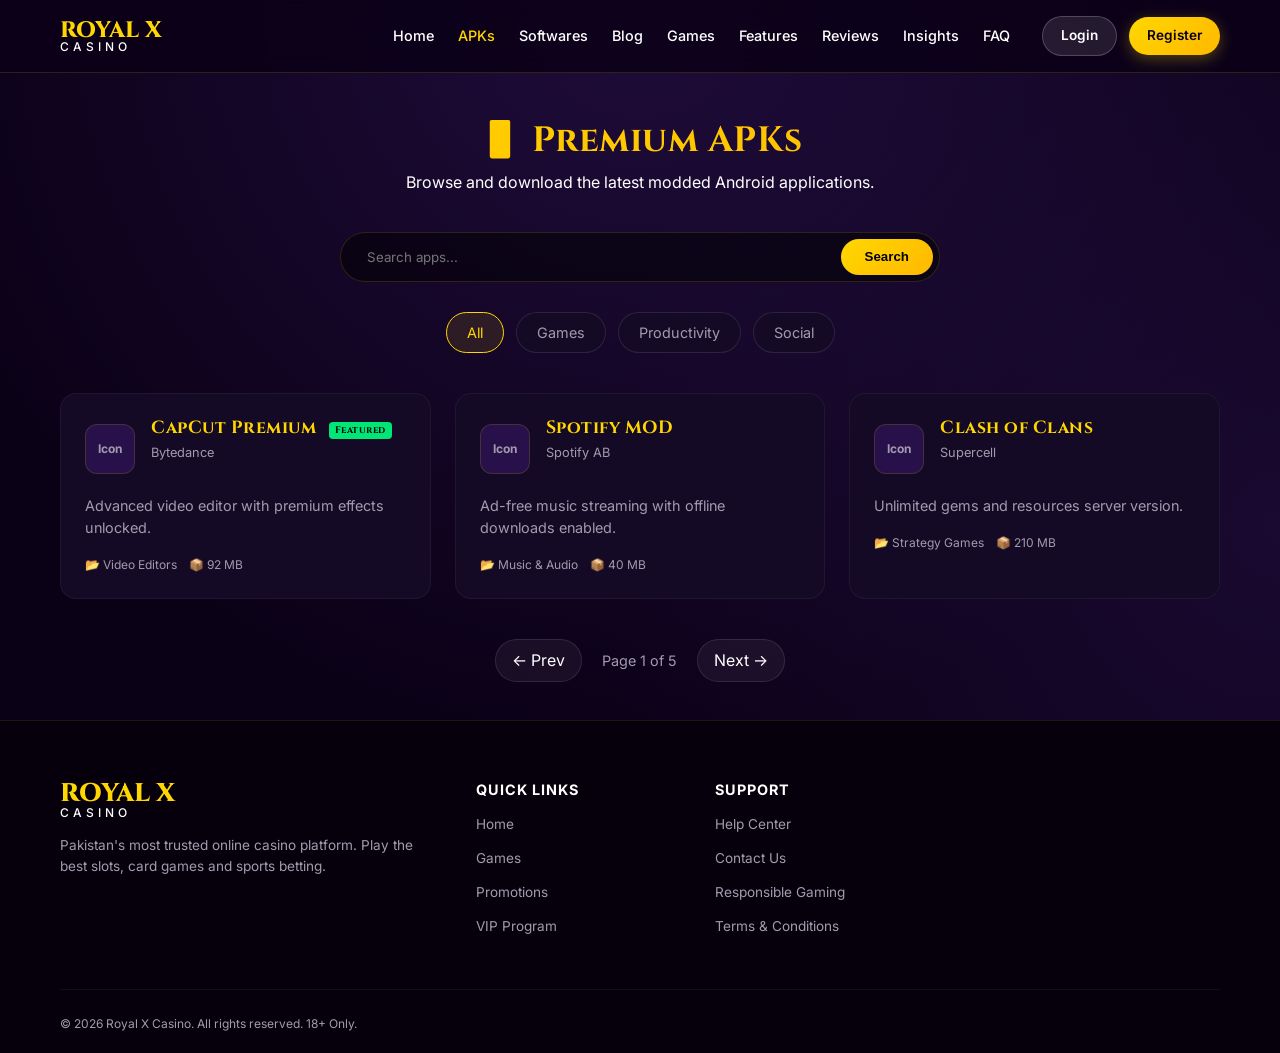
<file: apks.html>
<!DOCTYPE html>
<html lang="en">
<head>
    <meta charset="UTF-8">
    <meta name="viewport" content="width=device-width, initial-scale=1.0">
    <meta name="description" content="Download the latest APK Applications.">
    <title>APK Applications | Royal X Casino</title>
    <!-- Fonts -->
    <link rel="preconnect" href="https://fonts.googleapis.com">
    <link rel="preconnect" href="https://fonts.gstatic.com" crossorigin>
    <link href="https://fonts.googleapis.com/css2?family=Cinzel:wght@600;700;800&family=Inter:wght@300;400;500;600;700&display=swap" rel="stylesheet">
    <link rel="stylesheet" href="./css/style.css">
    <link rel="icon" type="image/png" href="./images/Favicon.png">
</head>
<body>

    <!-- Header Navigation -->
    <header class="rx-header">
        <div class="rx-container header-inner">
            <a href="index.html" class="logo">
                ROYAL X <span>CASINO</span>
            </a>
            
            <button class="menu-toggle" aria-label="Toggle Menu">
                <span></span><span></span><span></span>
            </button>
            
            <nav class="rx-nav">
                <ul class="nav-links">
                    <li><a href="index.html">Home</a></li>
                    <li><a href="apks.html" class="active">APKs</a></li>
                    <li><a href="softwares.html">Softwares</a></li>
                    <li><a href="blog.html">Blog</a></li>
                    <li><a href="index.html#games">Games</a></li>
                    <li><a href="index.html#features">Features</a></li>
                    <li><a href="index.html#reviews">Reviews</a></li>
                    <li><a href="index.html#analytics">Insights</a></li>
                    <li><a href="index.html#faq">FAQ</a></li>
                </ul>
                <div class="nav-actions">
                    <a href="login.html" class="btn btn-solid-blue btn-sm">Login</a>
                    <a href="register.html" class="btn btn-gold btn-sm">Register</a>
                </div>
            </nav>
        </div>
        <div class="nav-overlay"></div>
    </header>

    <main style="padding-top: 80px; min-height: 80vh;">
        <div class="rx-container">
            <div class="page-header">
                <h1>📱 Premium APKs</h1>
                <p class="text-muted">Browse and download the latest modded Android applications.</p>
            </div>

            <!-- Search -->
            <form class="search-bar" onsubmit="event.preventDefault();">
                <input type="text" name="q" placeholder="Search apps...">
                <button type="submit">Search</button>
            </form>

            <!-- Category Filter -->
            <div class="filter-pills">
                <a href="#" class="filter-pill active">All</a>
                <a href="#" class="filter-pill">Games</a>
                <a href="#" class="filter-pill">Productivity</a>
                <a href="#" class="filter-pill">Social</a>
            </div>

            <div class="card-grid">
                <!-- App Card -->
                <div class="app-card">
                    <div class="app-card-header">
                        <div class="placeholder-icon">Icon</div>
                        <div class="app-card-info">
                            <h3 class="app-card-name">
                                <a href="#">CapCut Premium</a>
                                <span class="featured-badge">Featured</span>
                            </h3>
                            <p class="app-card-dev">Bytedance</p>
                        </div>
                    </div>
                    <p class="app-card-desc">Advanced video editor with premium effects unlocked.</p>
                    <div class="app-card-meta">
                        <span>📂 Video Editors</span>
                        <span>📦 92 MB</span>
                    </div>
                </div>
                <!-- App Card -->
                <div class="app-card">
                    <div class="app-card-header">
                        <div class="placeholder-icon">Icon</div>
                        <div class="app-card-info">
                            <h3 class="app-card-name"><a href="#">Spotify MOD</a></h3>
                            <p class="app-card-dev">Spotify AB</p>
                        </div>
                    </div>
                    <p class="app-card-desc">Ad-free music streaming with offline downloads enabled.</p>
                    <div class="app-card-meta">
                        <span>📂 Music & Audio</span>
                        <span>📦 40 MB</span>
                    </div>
                </div>
                <!-- App Card -->
                <div class="app-card">
                    <div class="app-card-header">
                        <div class="placeholder-icon">Icon</div>
                        <div class="app-card-info">
                            <h3 class="app-card-name"><a href="#">Clash of Clans</a></h3>
                            <p class="app-card-dev">Supercell</p>
                        </div>
                    </div>
                    <p class="app-card-desc">Unlimited gems and resources server version.</p>
                    <div class="app-card-meta">
                        <span>📂 Strategy Games</span>
                        <span>📦 210 MB</span>
                    </div>
                </div>
            </div>

            <div class="pagination">
                <a href="#">← Prev</a>
                <span class="current-page">Page 1 of 5</span>
                <a href="#">Next →</a>
            </div>
        </div>
    </main>

    <!-- Footer -->
    <footer class="rx-footer">
        <div class="rx-container">
            <div class="footer-top">
                <div class="footer-col brand-col">
                    <a href="#" class="logo">ROYAL X <span>CASINO</span></a>
                    <p>Pakistan's most trusted online casino platform. Play the best slots, card games and sports betting.</p>
                </div>
                <div class="footer-col links-col">
                    <h4>QUICK LINKS</h4>
                    <a href="index.html">Home</a>
                    <a href="index.html#games">Games</a>
                    <a href="index.html#features">Promotions</a>
                    <a href="#">VIP Program</a>
                </div>
                <div class="footer-col links-col">
                    <h4>SUPPORT</h4>
                    <a href="index.html#faq">Help Center</a>
                    <a href="#">Contact Us</a>
                    <a href="#">Responsible Gaming</a>
                    <a href="#">Terms & Conditions</a>
                </div>
            </div>
            
            <div class="footer-bottom">
                <p>&copy; 2026 Royal X Casino. All rights reserved. 18+ Only.</p>
            </div>
        </div>
    </footer>

    <!-- Scripts -->
    <script>
        const menuToggle = document.querySelector('.menu-toggle');
        const nav = document.querySelector('.rx-nav');
        const overlay = document.querySelector('.nav-overlay');

        function toggleMenu() {
            menuToggle.classList.toggle('active');
            nav.classList.toggle('open');
            overlay.classList.toggle('show');
            document.body.classList.toggle('no-scroll');
        }

        menuToggle.addEventListener('click', toggleMenu);
        overlay.addEventListener('click', toggleMenu);
    </script>
</body>
</html>
</file>
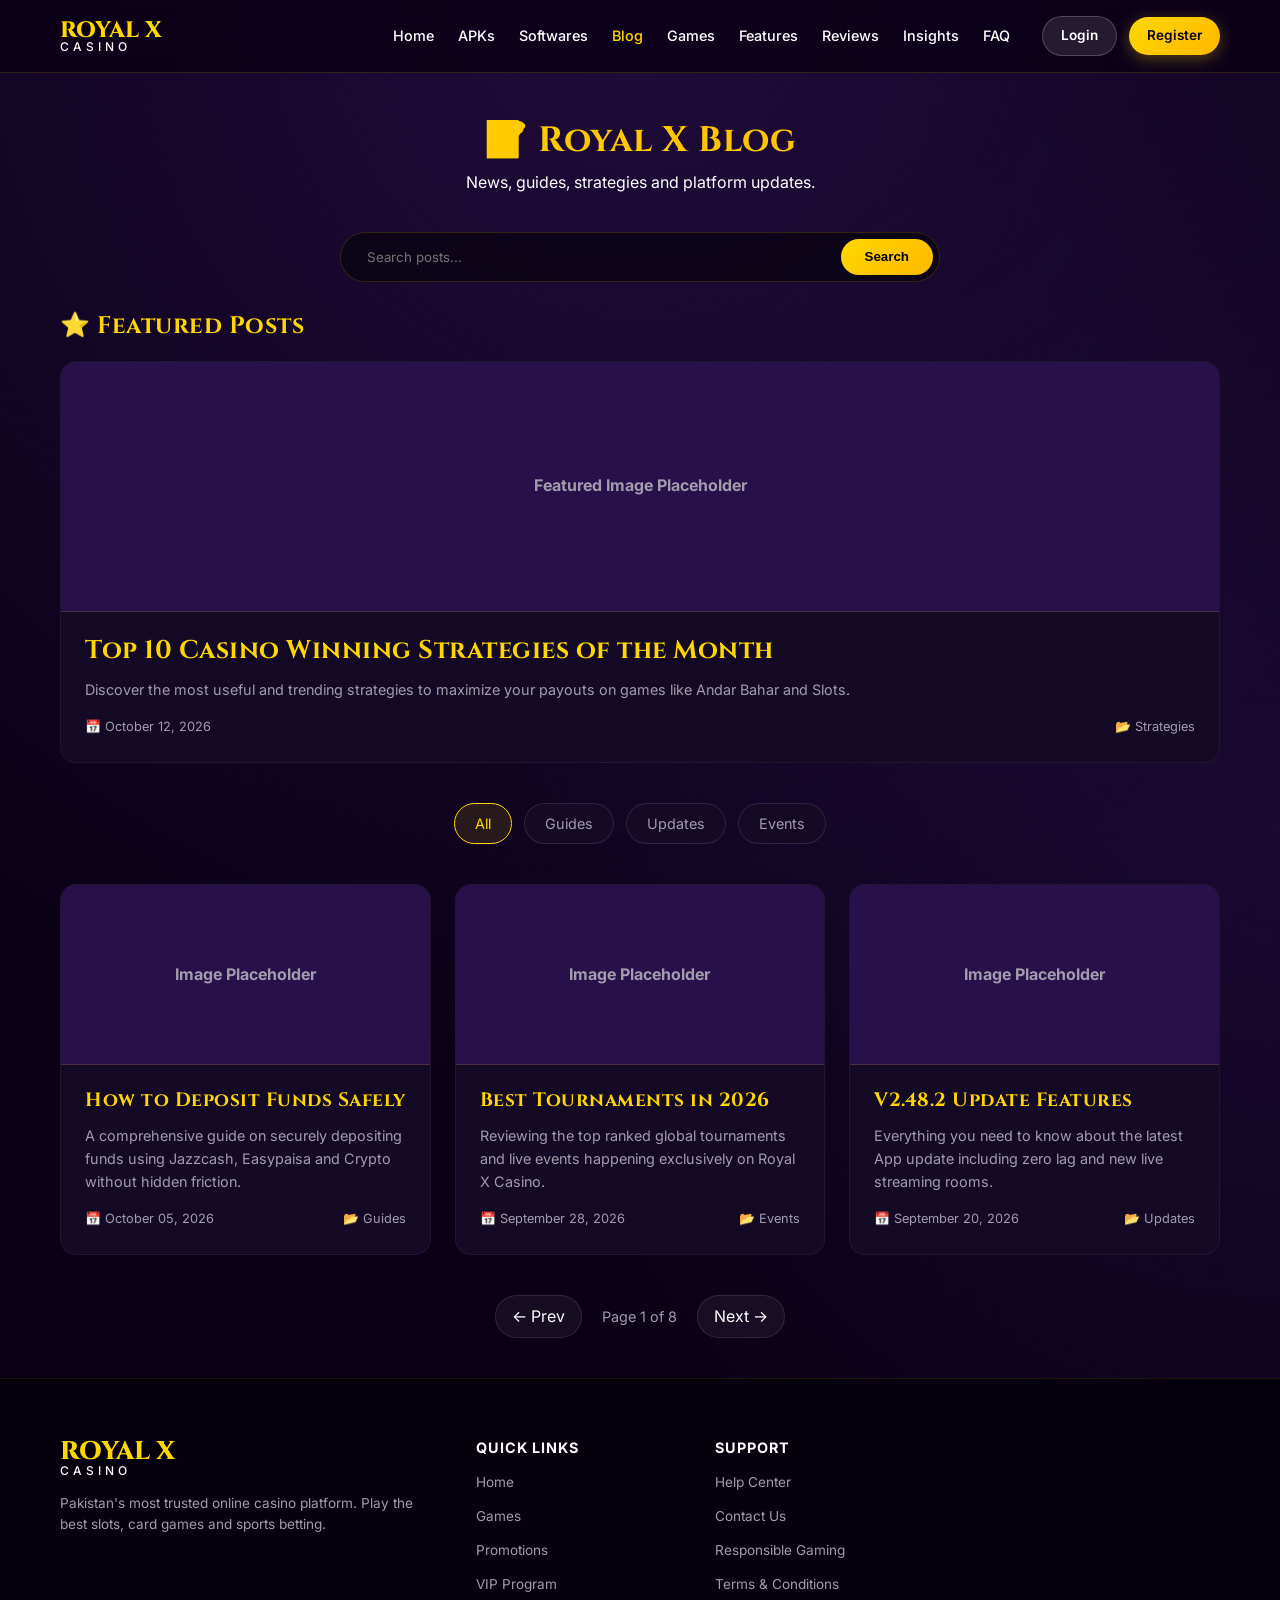
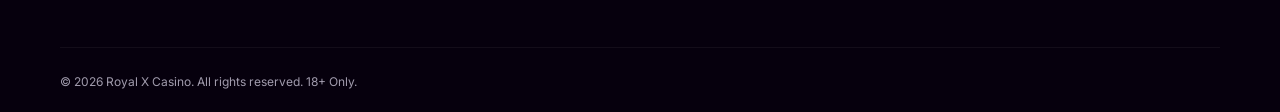
<file: blog.html>
<!DOCTYPE html>
<html lang="en">
<head>
    <meta charset="UTF-8">
    <meta name="viewport" content="width=device-width, initial-scale=1.0">
    <meta name="description" content="Read our latest blog posts, news, and guides.">
    <title>Blog | Royal X Casino</title>
    <!-- Fonts -->
    <link rel="preconnect" href="https://fonts.googleapis.com">
    <link rel="preconnect" href="https://fonts.gstatic.com" crossorigin>
    <link href="https://fonts.googleapis.com/css2?family=Cinzel:wght@600;700;800&family=Inter:wght@300;400;500;600;700&display=swap" rel="stylesheet">
    <link rel="stylesheet" href="./css/style.css">
    <link rel="icon" type="image/png" href="./images/Favicon.png">
</head>
<body>

    <!-- Header Navigation -->
    <header class="rx-header">
        <div class="rx-container header-inner">
            <a href="index.html" class="logo">
                ROYAL X <span>CASINO</span>
            </a>
            
            <button class="menu-toggle" aria-label="Toggle Menu">
                <span></span><span></span><span></span>
            </button>
            
            <nav class="rx-nav">
                <ul class="nav-links">
                    <li><a href="index.html">Home</a></li>
                    <li><a href="apks.html">APKs</a></li>
                    <li><a href="softwares.html">Softwares</a></li>
                    <li><a href="blog.html" class="active">Blog</a></li>
                    <li><a href="index.html#games">Games</a></li>
                    <li><a href="index.html#features">Features</a></li>
                    <li><a href="index.html#reviews">Reviews</a></li>
                    <li><a href="index.html#analytics">Insights</a></li>
                    <li><a href="index.html#faq">FAQ</a></li>
                </ul>
                <div class="nav-actions">
                    <a href="login.html" class="btn btn-solid-blue btn-sm">Login</a>
                    <a href="register.html" class="btn btn-gold btn-sm">Register</a>
                </div>
            </nav>
        </div>
        <div class="nav-overlay"></div>
    </header>

    <main style="padding-top: 80px; min-height: 80vh;">
        <div class="rx-container">
            <div class="page-header">
                <h1>📝 Royal X Blog</h1>
                <p class="text-muted">News, guides, strategies and platform updates.</p>
            </div>

            <!-- Search -->
            <form class="search-bar" onsubmit="event.preventDefault();">
                <input type="text" name="q" placeholder="Search posts...">
                <button type="submit">Search</button>
            </form>

            <!-- Featured Posts -->
            <section style="margin-bottom: 40px; padding: 0; border: none;">
                <h2 style="font-size: 1.5rem; margin-bottom: 20px; color: var(--gold-primary);">⭐ Featured Posts</h2>
                <div class="card-grid" style="grid-template-columns: 1fr;">
                    <div class="blog-card" style="display: flex; flex-direction: column;">
                        <div class="placeholder-img" style="height: 250px;">Featured Image Placeholder</div>
                        <div class="blog-card-body">
                            <h3 style="font-size: 1.6rem;"><a href="#">Top 10 Casino Winning Strategies of the Month</a></h3>
                            <p class="blog-card-excerpt">Discover the most useful and trending strategies to maximize your payouts on games like Andar Bahar and Slots.</p>
                            <div class="blog-card-meta">
                                <span>📅 October 12, 2026</span>
                                <span>📂 Strategies</span>
                            </div>
                        </div>
                    </div>
                </div>
            </section>

            <!-- Category Filter -->
            <div class="filter-pills">
                <a href="#" class="filter-pill active">All</a>
                <a href="#" class="filter-pill">Guides</a>
                <a href="#" class="filter-pill">Updates</a>
                <a href="#" class="filter-pill">Events</a>
            </div>

            <!-- All Posts -->
            <div class="card-grid">
                <div class="blog-card">
                    <div class="placeholder-img">Image Placeholder</div>
                    <div class="blog-card-body">
                        <h3><a href="#">How to Deposit Funds Safely</a></h3>
                        <p class="blog-card-excerpt">A comprehensive guide on securely depositing funds using Jazzcash, Easypaisa and Crypto without hidden friction.</p>
                        <div class="blog-card-meta">
                            <span>📅 October 05, 2026</span>
                            <span>📂 Guides</span>
                        </div>
                    </div>
                </div>
                <div class="blog-card">
                    <div class="placeholder-img">Image Placeholder</div>
                    <div class="blog-card-body">
                        <h3><a href="#">Best Tournaments in 2026</a></h3>
                        <p class="blog-card-excerpt">Reviewing the top ranked global tournaments and live events happening exclusively on Royal X Casino.</p>
                        <div class="blog-card-meta">
                            <span>📅 September 28, 2026</span>
                            <span>📂 Events</span>
                        </div>
                    </div>
                </div>
                <div class="blog-card">
                    <div class="placeholder-img">Image Placeholder</div>
                    <div class="blog-card-body">
                        <h3><a href="#">V2.48.2 Update Features</a></h3>
                        <p class="blog-card-excerpt">Everything you need to know about the latest App update including zero lag and new live streaming rooms.</p>
                        <div class="blog-card-meta">
                            <span>📅 September 20, 2026</span>
                            <span>📂 Updates</span>
                        </div>
                    </div>
                </div>
            </div>

            <div class="pagination">
                <a href="#">← Prev</a>
                <span class="current-page">Page 1 of 8</span>
                <a href="#">Next →</a>
            </div>
        </div>
    </main>

    <!-- Footer -->
    <footer class="rx-footer">
        <div class="rx-container">
            <div class="footer-top">
                <div class="footer-col brand-col">
                    <a href="#" class="logo">ROYAL X <span>CASINO</span></a>
                    <p>Pakistan's most trusted online casino platform. Play the best slots, card games and sports betting.</p>
                </div>
                <div class="footer-col links-col">
                    <h4>QUICK LINKS</h4>
                    <a href="index.html">Home</a>
                    <a href="index.html#games">Games</a>
                    <a href="index.html#features">Promotions</a>
                    <a href="#">VIP Program</a>
                </div>
                <div class="footer-col links-col">
                    <h4>SUPPORT</h4>
                    <a href="index.html#faq">Help Center</a>
                    <a href="#">Contact Us</a>
                    <a href="#">Responsible Gaming</a>
                    <a href="#">Terms & Conditions</a>
                </div>
            </div>
            
            <div class="footer-bottom">
                <p>&copy; 2026 Royal X Casino. All rights reserved. 18+ Only.</p>
            </div>
        </div>
    </footer>

    <!-- Scripts -->
    <script>
        const menuToggle = document.querySelector('.menu-toggle');
        const nav = document.querySelector('.rx-nav');
        const overlay = document.querySelector('.nav-overlay');

        function toggleMenu() {
            menuToggle.classList.toggle('active');
            nav.classList.toggle('open');
            overlay.classList.toggle('show');
            document.body.classList.toggle('no-scroll');
        }

        menuToggle.addEventListener('click', toggleMenu);
        overlay.addEventListener('click', toggleMenu);
    </script>
</body>
</html>
</file>
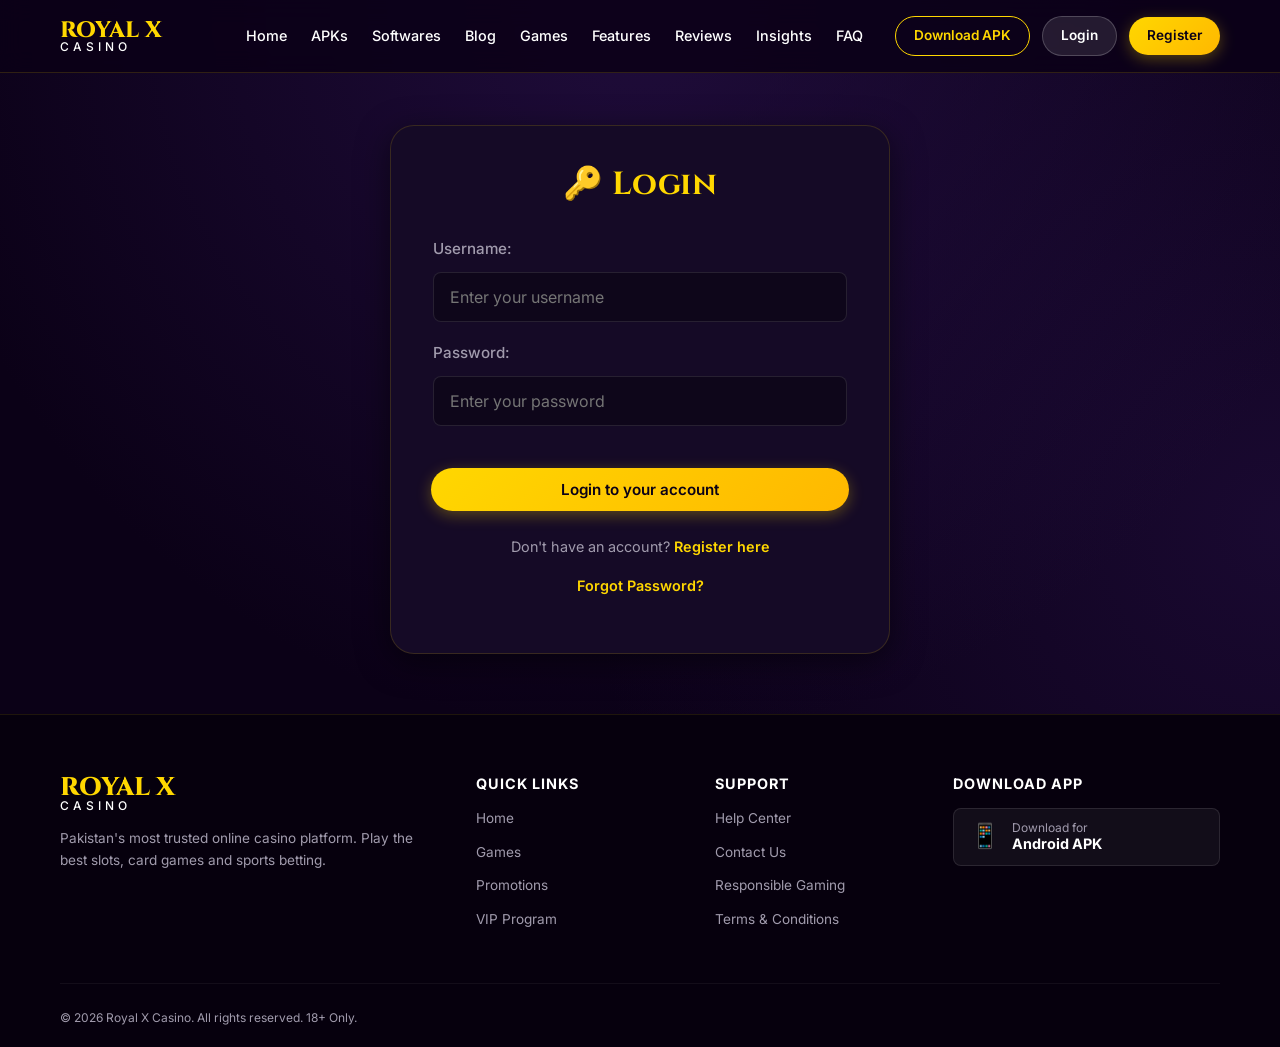
<file: login.html>
<!DOCTYPE html>
<html lang="en">
<head>
    <meta charset="UTF-8">
    <meta name="viewport" content="width=device-width, initial-scale=1.0">
    <meta name="description" content="Login to Royal X Casino.">
    <title>Login | Royal X Casino</title>
    <!-- Fonts -->
    <link rel="preconnect" href="https://fonts.googleapis.com">
    <link rel="preconnect" href="https://fonts.gstatic.com" crossorigin>
    <link href="https://fonts.googleapis.com/css2?family=Cinzel:wght@600;700;800&family=Inter:wght@300;400;500;600;700&display=swap" rel="stylesheet">
    <link rel="stylesheet" href="./css/style.css">
    <link rel="icon" type="image/png" href="./images/Favicon.png">
</head>
<body>

    <!-- Header Navigation -->
    <header class="rx-header">
        <div class="rx-container header-inner">
            <a href="index.html" class="logo">
                ROYAL X <span>CASINO</span>
            </a>
            
            <button class="menu-toggle" aria-label="Toggle Menu">
                <span></span><span></span><span></span>
            </button>
            
            <nav class="rx-nav">
                <ul class="nav-links">
                    <li><a href="index.html">Home</a></li>
                    <li><a href="apks.html">APKs</a></li>
                    <li><a href="softwares.html">Softwares</a></li>
                    <li><a href="blog.html">Blog</a></li>
                    <li><a href="index.html#games">Games</a></li>
                    <li><a href="index.html#features">Features</a></li>
                    <li><a href="index.html#reviews">Reviews</a></li>
                    <li><a href="index.html#analytics">Insights</a></li>
                    <li><a href="index.html#faq">FAQ</a></li>
                </ul>
                <div class="nav-actions">
                    <a href="index.html#download" class="btn btn-gold-outline btn-sm">Download APK</a>
                    <a href="login.html" class="btn btn-solid-blue btn-sm">Login</a>
                    <a href="register.html" class="btn btn-gold btn-sm">Register</a>
                </div>
            </nav>
        </div>
        <div class="nav-overlay"></div>
    </header>

    <!-- Main Content -->
    <main>
        <div class="rx-container form-page">
            <div class="form-card auth-form">
                <h1>🔑 Login</h1>
                <form onsubmit="event.preventDefault(); window.location.href='index.html';">
                    <table style="width: 100%; margin-bottom: 24px;">
                        <tr>
                            <th><label for="username">Username:</label></th>
                        </tr>
                        <tr>
                            <td><input type="text" id="username" name="username" placeholder="Enter your username" required></td>
                        </tr>
                        <tr>
                            <th><label for="password">Password:</label></th>
                        </tr>
                        <tr>
                            <td><input type="password" id="password" name="password" placeholder="Enter your password" required></td>
                        </tr>
                    </table>
                    <button type="submit" class="btn btn-gold btn-full pulse-anim">Login to your account</button>
                </form>
                <div class="form-footer">
                    <p>Don't have an account? <a href="register.html">Register here</a></p>
                    <p><a href="#">Forgot Password?</a></p>
                </div>
            </div>
        </div>
    </main>

    <!-- Footer -->
    <footer class="rx-footer">
        <div class="rx-container">
            <div class="footer-top">
                <div class="footer-col brand-col">
                    <a href="#" class="logo">ROYAL X <span>CASINO</span></a>
                    <p>Pakistan's most trusted online casino platform. Play the best slots, card games and sports betting.</p>
                </div>
                <div class="footer-col links-col">
                    <h4>QUICK LINKS</h4>
                    <a href="index.html">Home</a>
                    <a href="index.html#games">Games</a>
                    <a href="index.html#features">Promotions</a>
                    <a href="#">VIP Program</a>
                </div>
                <div class="footer-col links-col">
                    <h4>SUPPORT</h4>
                    <a href="index.html#faq">Help Center</a>
                    <a href="#">Contact Us</a>
                    <a href="#">Responsible Gaming</a>
                    <a href="#">Terms & Conditions</a>
                </div>
                <div class="footer-col download-col">
                    <h4>DOWNLOAD APP</h4>
                    <a href="index.html#download" class="app-btn android">
                        <span class="icon">📱</span>
                        <span>Download for<br><strong>Android APK</strong></span>
                    </a>
                </div>
            </div>
            
            <div class="footer-bottom">
                <p>&copy; 2026 Royal X Casino. All rights reserved. 18+ Only.</p>
            </div>
        </div>
    </footer>

    <!-- Scripts -->
    <script>
        const menuToggle = document.querySelector('.menu-toggle');
        const nav = document.querySelector('.rx-nav');
        const overlay = document.querySelector('.nav-overlay');

        function toggleMenu() {
            menuToggle.classList.toggle('active');
            nav.classList.toggle('open');
            overlay.classList.toggle('show');
            document.body.classList.toggle('no-scroll');
        }

        menuToggle.addEventListener('click', toggleMenu);
        overlay.addEventListener('click', toggleMenu);
    </script>
</body>
</html>
</file>
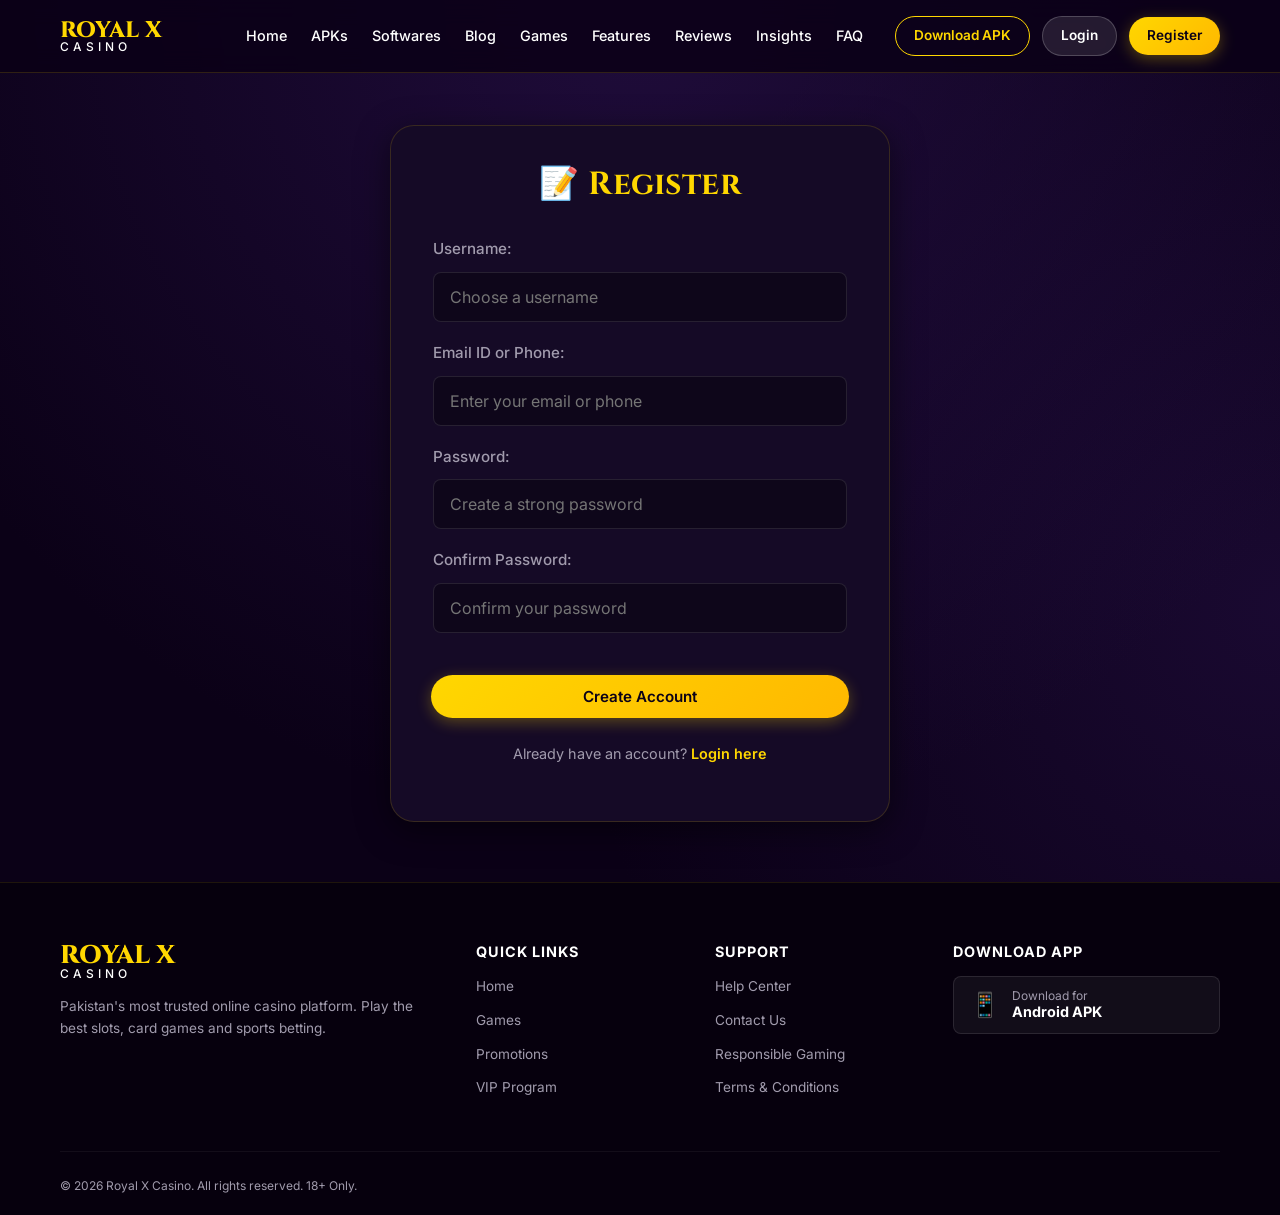
<file: register.html>
<!DOCTYPE html>
<html lang="en">
<head>
    <meta charset="UTF-8">
    <meta name="viewport" content="width=device-width, initial-scale=1.0">
    <meta name="description" content="Register for Royal X Casino.">
    <title>Register | Royal X Casino</title>
    <!-- Fonts -->
    <link rel="preconnect" href="https://fonts.googleapis.com">
    <link rel="preconnect" href="https://fonts.gstatic.com" crossorigin>
    <link href="https://fonts.googleapis.com/css2?family=Cinzel:wght@600;700;800&family=Inter:wght@300;400;500;600;700&display=swap" rel="stylesheet">
    <link rel="stylesheet" href="./css/style.css">
    <link rel="icon" type="image/png" href="./images/Favicon.png">
</head>
<body>

    <!-- Header Navigation -->
    <header class="rx-header">
        <div class="rx-container header-inner">
            <a href="index.html" class="logo">
                ROYAL X <span>CASINO</span>
            </a>
            
            <button class="menu-toggle" aria-label="Toggle Menu">
                <span></span><span></span><span></span>
            </button>
            
            <nav class="rx-nav">
                <ul class="nav-links">
                    <li><a href="index.html">Home</a></li>
                    <li><a href="apks.html">APKs</a></li>
                    <li><a href="softwares.html">Softwares</a></li>
                    <li><a href="blog.html">Blog</a></li>
                    <li><a href="index.html#games">Games</a></li>
                    <li><a href="index.html#features">Features</a></li>
                    <li><a href="index.html#reviews">Reviews</a></li>
                    <li><a href="index.html#analytics">Insights</a></li>
                    <li><a href="index.html#faq">FAQ</a></li>
                </ul>
                <div class="nav-actions">
                    <a href="index.html#download" class="btn btn-gold-outline btn-sm">Download APK</a>
                    <a href="login.html" class="btn btn-solid-blue btn-sm">Login</a>
                    <a href="register.html" class="btn btn-gold btn-sm">Register</a>
                </div>
            </nav>
        </div>
        <div class="nav-overlay"></div>
    </header>

    <!-- Main Content -->
    <main>
        <div class="rx-container form-page">
            <div class="form-card auth-form">
                <h1>📝 Register</h1>
                <form onsubmit="event.preventDefault(); window.location.href='index.html';">
                    <table style="width: 100%; margin-bottom: 24px;">
                        <tr>
                            <th><label for="username">Username:</label></th>
                        </tr>
                        <tr>
                            <td><input type="text" id="username" name="username" placeholder="Choose a username" required></td>
                        </tr>
                        <tr>
                            <th><label for="email">Email ID or Phone:</label></th>
                        </tr>
                        <tr>
                            <td><input type="text" id="email" name="email" placeholder="Enter your email or phone" required></td>
                        </tr>
                        <tr>
                            <th><label for="password">Password:</label></th>
                        </tr>
                        <tr>
                            <td><input type="password" id="password" name="password" placeholder="Create a strong password" required></td>
                        </tr>
                        <tr>
                            <th><label for="password_confirm">Confirm Password:</label></th>
                        </tr>
                        <tr>
                            <td><input type="password" id="password_confirm" name="password_confirm" placeholder="Confirm your password" required></td>
                        </tr>
                    </table>
                    <button type="submit" class="btn btn-gold btn-full pulse-anim">Create Account</button>
                </form>
                <div class="form-footer">
                    <p>Already have an account? <a href="login.html">Login here</a></p>
                </div>
            </div>
        </div>
    </main>

    <!-- Footer -->
    <footer class="rx-footer">
        <div class="rx-container">
            <div class="footer-top">
                <div class="footer-col brand-col">
                    <a href="#" class="logo">ROYAL X <span>CASINO</span></a>
                    <p>Pakistan's most trusted online casino platform. Play the best slots, card games and sports betting.</p>
                </div>
                <div class="footer-col links-col">
                    <h4>QUICK LINKS</h4>
                    <a href="index.html">Home</a>
                    <a href="index.html#games">Games</a>
                    <a href="index.html#features">Promotions</a>
                    <a href="#">VIP Program</a>
                </div>
                <div class="footer-col links-col">
                    <h4>SUPPORT</h4>
                    <a href="index.html#faq">Help Center</a>
                    <a href="#">Contact Us</a>
                    <a href="#">Responsible Gaming</a>
                    <a href="#">Terms & Conditions</a>
                </div>
                <div class="footer-col download-col">
                    <h4>DOWNLOAD APP</h4>
                    <a href="index.html#download" class="app-btn android">
                        <span class="icon">📱</span>
                        <span>Download for<br><strong>Android APK</strong></span>
                    </a>
                </div>
            </div>
            
            <div class="footer-bottom">
                <p>&copy; 2026 Royal X Casino. All rights reserved. 18+ Only.</p>
            </div>
        </div>
    </footer>

    <!-- Scripts -->
    <script>
        const menuToggle = document.querySelector('.menu-toggle');
        const nav = document.querySelector('.rx-nav');
        const overlay = document.querySelector('.nav-overlay');

        function toggleMenu() {
            menuToggle.classList.toggle('active');
            nav.classList.toggle('open');
            overlay.classList.toggle('show');
            document.body.classList.toggle('no-scroll');
        }

        menuToggle.addEventListener('click', toggleMenu);
        overlay.addEventListener('click', toggleMenu);
    </script>
</body>
</html>
</file>
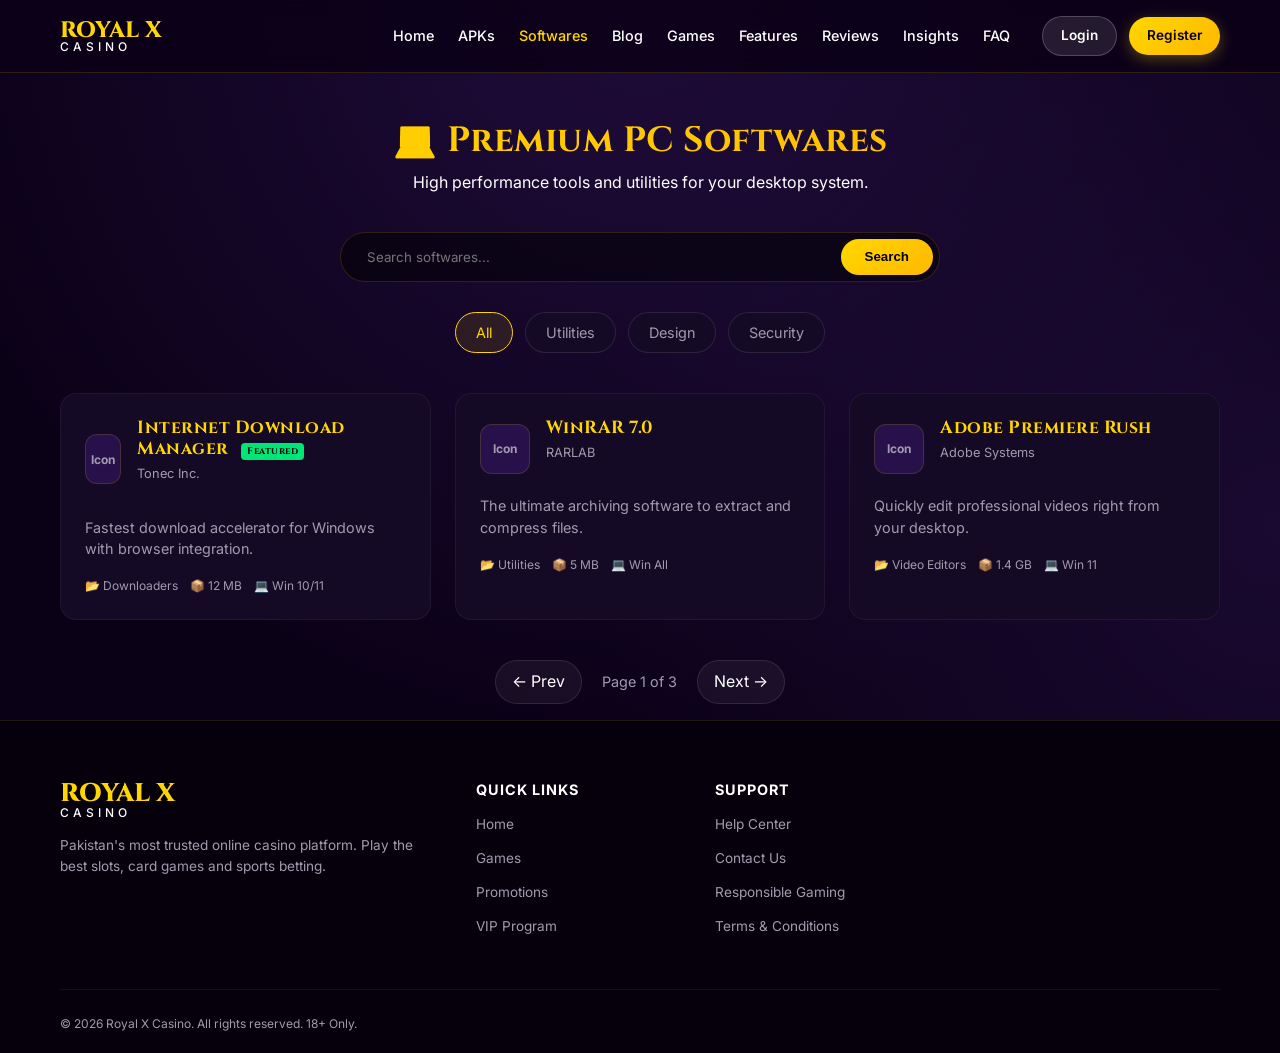
<file: softwares.html>
<!DOCTYPE html>
<html lang="en">
<head>
    <meta charset="UTF-8">
    <meta name="viewport" content="width=device-width, initial-scale=1.0">
    <meta name="description" content="Download the latest Software Applications.">
    <title>Softwares | Royal X Casino</title>
    <!-- Fonts -->
    <link rel="preconnect" href="https://fonts.googleapis.com">
    <link rel="preconnect" href="https://fonts.gstatic.com" crossorigin>
    <link href="https://fonts.googleapis.com/css2?family=Cinzel:wght@600;700;800&family=Inter:wght@300;400;500;600;700&display=swap" rel="stylesheet">
    <link rel="stylesheet" href="./css/style.css">
    <link rel="icon" type="image/png" href="./images/Favicon.png">
</head>
<body>

    <!-- Header Navigation -->
    <header class="rx-header">
        <div class="rx-container header-inner">
            <a href="index.html" class="logo">
                ROYAL X <span>CASINO</span>
            </a>
            
            <button class="menu-toggle" aria-label="Toggle Menu">
                <span></span><span></span><span></span>
            </button>
            
            <nav class="rx-nav">
                <ul class="nav-links">
                    <li><a href="index.html">Home</a></li>
                    <li><a href="apks.html">APKs</a></li>
                    <li><a href="softwares.html" class="active">Softwares</a></li>
                    <li><a href="blog.html">Blog</a></li>
                    <li><a href="index.html#games">Games</a></li>
                    <li><a href="index.html#features">Features</a></li>
                    <li><a href="index.html#reviews">Reviews</a></li>
                    <li><a href="index.html#analytics">Insights</a></li>
                    <li><a href="index.html#faq">FAQ</a></li>
                </ul>
                <div class="nav-actions">
                    <a href="login.html" class="btn btn-solid-blue btn-sm">Login</a>
                    <a href="register.html" class="btn btn-gold btn-sm">Register</a>
                </div>
            </nav>
        </div>
        <div class="nav-overlay"></div>
    </header>

    <main style="padding-top: 80px; min-height: 80vh;">
        <div class="rx-container">
            <div class="page-header">
                <h1>💻 Premium PC Softwares</h1>
                <p class="text-muted">High performance tools and utilities for your desktop system.</p>
            </div>

            <!-- Search -->
            <form class="search-bar" onsubmit="event.preventDefault();">
                <input type="text" name="q" placeholder="Search softwares...">
                <button type="submit">Search</button>
            </form>

            <!-- Category Filter -->
            <div class="filter-pills">
                <a href="#" class="filter-pill active">All</a>
                <a href="#" class="filter-pill">Utilities</a>
                <a href="#" class="filter-pill">Design</a>
                <a href="#" class="filter-pill">Security</a>
            </div>

            <div class="card-grid">
                <!-- Software Card 1 -->
                <div class="app-card">
                    <div class="app-card-header">
                        <div class="placeholder-icon">Icon</div>
                        <div class="app-card-info">
                            <h3 class="app-card-name">
                                <a href="#">Internet Download Manager</a>
                                <span class="featured-badge">Featured</span>
                            </h3>
                            <p class="app-card-dev">Tonec Inc.</p>
                        </div>
                    </div>
                    <p class="app-card-desc">Fastest download accelerator for Windows with browser integration.</p>
                    <div class="app-card-meta">
                        <span>📂 Downloaders</span>
                        <span>📦 12 MB</span>
                        <span>💻 Win 10/11</span>
                    </div>
                </div>
                <!-- Software Card 2 -->
                <div class="app-card">
                    <div class="app-card-header">
                        <div class="placeholder-icon">Icon</div>
                        <div class="app-card-info">
                            <h3 class="app-card-name"><a href="#">WinRAR 7.0</a></h3>
                            <p class="app-card-dev">RARLAB</p>
                        </div>
                    </div>
                    <p class="app-card-desc">The ultimate archiving software to extract and compress files.</p>
                    <div class="app-card-meta">
                        <span>📂 Utilities</span>
                        <span>📦 5 MB</span>
                        <span>💻 Win All</span>
                    </div>
                </div>
                <!-- Software Card 3 -->
                <div class="app-card">
                    <div class="app-card-header">
                        <div class="placeholder-icon">Icon</div>
                        <div class="app-card-info">
                            <h3 class="app-card-name"><a href="#">Adobe Premiere Rush</a></h3>
                            <p class="app-card-dev">Adobe Systems</p>
                        </div>
                    </div>
                    <p class="app-card-desc">Quickly edit professional videos right from your desktop.</p>
                    <div class="app-card-meta">
                        <span>📂 Video Editors</span>
                        <span>📦 1.4 GB</span>
                        <span>💻 Win 11</span>
                    </div>
                </div>
            </div>

            <div class="pagination">
                <a href="#">← Prev</a>
                <span class="current-page">Page 1 of 3</span>
                <a href="#">Next →</a>
            </div>
        </div>
    </main>

    <!-- Footer -->
    <footer class="rx-footer">
        <div class="rx-container">
            <div class="footer-top">
                <div class="footer-col brand-col">
                    <a href="#" class="logo">ROYAL X <span>CASINO</span></a>
                    <p>Pakistan's most trusted online casino platform. Play the best slots, card games and sports betting.</p>
                </div>
                <div class="footer-col links-col">
                    <h4>QUICK LINKS</h4>
                    <a href="index.html">Home</a>
                    <a href="index.html#games">Games</a>
                    <a href="index.html#features">Promotions</a>
                    <a href="#">VIP Program</a>
                </div>
                <div class="footer-col links-col">
                    <h4>SUPPORT</h4>
                    <a href="index.html#faq">Help Center</a>
                    <a href="#">Contact Us</a>
                    <a href="#">Responsible Gaming</a>
                    <a href="#">Terms & Conditions</a>
                </div>
            </div>
            
            <div class="footer-bottom">
                <p>&copy; 2026 Royal X Casino. All rights reserved. 18+ Only.</p>
            </div>
        </div>
    </footer>

    <!-- Scripts -->
    <script>
        const menuToggle = document.querySelector('.menu-toggle');
        const nav = document.querySelector('.rx-nav');
        const overlay = document.querySelector('.nav-overlay');

        function toggleMenu() {
            menuToggle.classList.toggle('active');
            nav.classList.toggle('open');
            overlay.classList.toggle('show');
            document.body.classList.toggle('no-scroll');
        }

        menuToggle.addEventListener('click', toggleMenu);
        overlay.addEventListener('click', toggleMenu);
    </script>
</body>
</html>
</file>
<file: css/style.css>
/* ============================================================
   Royal X Casino — Premium Dark Theme
   Mobile-First Responsive CSS Architecture
   ============================================================ */

/* ---------- CSS Custom Properties ---------- */
:root {
  /* Colors */
  --bg-main: #0B0117;
  --bg-card: #150A26;
  --bg-elevated: #28114A;
  
  --gold-primary: #FFD700;
  --gold-dark: #FFB800;
  --gold-light: #FFF0A8;
  --gold-gradient: linear-gradient(135deg, #FFD700 0%, #FFB800 100%);
  
  --text-main: #FFFFFF;
  --text-muted: #A19BAD;
  
  --border-color: rgba(255, 215, 0, 0.15);
  --border-glow: rgba(255, 215, 0, 0.4);

  /* Status Colors */
  --success: #00E676;
  --danger: #FF3D00;
  --info: #00B0FF;

  /* Typography */
  --font-heading: 'Cinzel', serif;
  --font-body: 'Inter', sans-serif;

  /* Spacing & Layout */
  --container-pad: 20px;
  --container-max: 1200px;
  --gap-sm: 12px;
  --gap-md: 24px;
  --gap-lg: 36px;
  
  /* Radii */
  --radius-sm: 8px;
  --radius-md: 16px;
  --radius-lg: 24px;
  --radius-full: 9999px;
  
  /* Shadows - Optimized for Mobile */
  --shadow-gold: 0 4px 10px rgba(255, 215, 0, 0.15);
  --shadow-card: 0 4px 15px rgba(0, 0, 0, 0.3);
  
  /* Transitions */
  --transition: all 0.3s cubic-bezier(0.25, 0.8, 0.25, 1);
}

/* ---------- Reset & Base ---------- */
*, *::before, *::after {
  box-sizing: border-box;
  margin: 0;
  padding: 0;
}

html {
  scroll-behavior: smooth;
  font-size: 16px;
}

body {
  font-family: var(--font-body);
  background-color: var(--bg-main);
  background-image: 
    radial-gradient(circle at 50% 0%, rgba(40, 17, 74, 0.7) 0%, transparent 60%),
    radial-gradient(circle at 100% 50%, rgba(40, 17, 74, 0.5) 0%, transparent 50%);
  color: var(--text-main);
  line-height: 1.6;
  overflow-x: hidden;
  min-height: 100vh;
}

a {
  color: var(--gold-primary);
  text-decoration: none;
  transition: var(--transition);
}
a:hover {
  text-shadow: 0 0 8px var(--border-glow);
}

img, svg {
  max-width: 100%;
  height: auto;
  display: block;
}

ul, ol {
  list-style: none;
}

/* Typography */
h1, h2, h3, h4, h5, h6 {
  font-family: var(--font-heading);
  font-weight: 700;
  line-height: 1.2;
  color: var(--gold-primary);
  letter-spacing: 0.5px;
}
h3 { font-size: 1.3rem; margin-bottom: 12px; }
h4 { font-size: 1.1rem; margin-bottom: 8px; }

p { margin-bottom: 16px; }

/* Containers */
.rx-container {
  width: 100%;
  max-width: var(--container-max);
  margin: 0 auto;
  padding: 0 var(--container-pad);
}

/* Utilities */
.gold-text { color: var(--gold-primary); }
.green-text { color: var(--success); }
.red-text { color: var(--danger); }
.text-center { text-align: center; }

/* Buttons */
.btn {
  display: inline-flex;
  align-items: center;
  justify-content: center;
  gap: 8px;
  padding: 12px 24px;
  border-radius: var(--radius-full);
  font-family: var(--font-body);
  font-weight: 600;
  font-size: 0.95rem;
  cursor: pointer;
  transition: var(--transition);
  border: none;
  text-align: center;
  text-decoration: none;
}

.btn-gold {
  background: var(--gold-gradient);
  color: #0B0117;
  box-shadow: 0 4px 15px rgba(255, 215, 0, 0.3);
}
.btn-gold:hover {
  transform: translateY(-2px);
  box-shadow: 0 6px 25px rgba(255, 215, 0, 0.5);
  color: #000;
  text-shadow: none;
}

.btn-gold-outline {
  background: transparent;
  color: var(--gold-primary);
  border: 1px solid var(--gold-primary);
}
.btn-gold-outline:hover {
  background: rgba(255, 215, 0, 0.1);
  box-shadow: 0 0 15px rgba(255, 215, 0, 0.2);
}

.btn-solid-blue {
  background: rgba(255, 255, 255, 0.1);
  color: #fff;
  border: 1px solid rgba(255, 255, 255, 0.2);
}
.btn-solid-blue:hover {
  background: rgba(255, 255, 255, 0.2);
}

.btn-sm { padding: 8px 18px; font-size: 0.85rem; }
.btn-lg { padding: 16px 36px; font-size: 1.1rem; }
.btn-full { width: 100%; }

/* pulse-anim moved to desktop media query to save mobile performance */
@keyframes pulseGold {
  0% { box-shadow: 0 0 0 0 rgba(255, 215, 0, 0.7); }
  70% { box-shadow: 0 0 0 15px rgba(255, 215, 0, 0); }
  100% { box-shadow: 0 0 0 0 rgba(255, 215, 0, 0); }
}

/* ============================================================
   HEADER / NAVIGATION (Mobile First)
   ============================================================ */
.rx-header {
  position: fixed;
  top: 0; left: 0; width: 100%;
  z-index: 1000;
  background: rgba(11, 1, 23, 0.98); /* Solid background for smooth mobile scrolling */
  border-bottom: 0.5px solid var(--border-color);
  padding: 12px 0;
}

.header-inner {
  display: flex;
  align-items: center;
  justify-content: space-between;
}

.logo {
  font-family: var(--font-heading);
  font-size: 1.4rem;
  font-weight: 800;
  color: var(--gold-primary);
  display: flex;
  flex-direction: column;
  line-height: 1;
}
.logo span {
  font-family: var(--font-body);
  font-size: 0.75rem;
  letter-spacing: 4px;
  color: #fff;
  font-weight: 500;
}

/* Hamburger */
.menu-toggle {
  display: flex;
  flex-direction: column;
  gap: 6px;
  background: transparent;
  border: none;
  cursor: pointer;
  z-index: 1001;
  padding: 4px;
}
.menu-toggle span {
  width: 26px; height: 2px;
  background: var(--gold-primary);
  border-radius: 2px;
  transition: var(--transition);
}
.menu-toggle.active span:nth-child(1) { transform: rotate(45deg) translate(6px, 6px); }
.menu-toggle.active span:nth-child(2) { opacity: 0; }
.menu-toggle.active span:nth-child(3) { transform: rotate(-45deg) translate(5px, -6px); }

/* Navigation Links */
.rx-nav {
  position: fixed;
  top: 0; right: -100%;
  width: 280px; height: 100vh;
  background: var(--bg-card);
  border-left: 1px solid var(--border-color);
  padding: 80px 24px 24px;
  display: flex;
  flex-direction: column;
  gap: 24px;
  transition: right 0.35s ease;
  z-index: 1000;
  overflow-y: auto;
}
.rx-nav.open { right: 0; }

.nav-links {
  display: flex;
  flex-direction: column;
  gap: 16px;
}
.nav-links a {
  color: var(--text-main);
  font-size: 1.1rem;
  font-weight: 500;
}
.nav-links a.active, .nav-links a:hover {
  color: var(--gold-primary);
}

.nav-actions {
  display: flex;
  flex-direction: column;
  gap: 12px;
  padding-top: 24px;
  border-top: 1px solid rgba(255,255,255,0.1);
}

.nav-overlay.show {
  position: fixed;
  inset: 0;
  background: rgba(0,0,0,0.6);
  z-index: 999;
}
body.no-scroll { overflow: hidden; }

/* ============================================================
   HERO SECTION
   ============================================================ */
main { padding-top: 65px; } /* offset header */

.hero-section {
  position: relative;
  min-height: 80vh;
  display: flex;
  align-items: center;
  justify-content: center;
  text-align: center;
  padding: 60px 0;
  overflow: hidden;
}
.hero-bg {
  position: absolute;
  inset: 0;
  z-index: -1;
  background-color: var(--bg-main);
}
.hero-bg img {
  width: 100%; height: 100%;
  object-fit: cover;
  opacity: 0.6;
}
.hero-overlay {
  position: absolute;
  inset: 0;
  background: linear-gradient(to bottom, rgba(11, 1, 23, 0.4), var(--bg-main));
}

.hero-content {
  position: relative;
  z-index: 2;
  display: flex;
  flex-direction: column;
  align-items: center;
  gap: 20px;
}

.hero-subtitle {
  color: var(--gold-primary);
  font-weight: 700;
  letter-spacing: 3px;
  font-size: 0.85rem;
  text-transform: uppercase;
}

.hero-title {
  font-size: 1.5rem;
  text-shadow: 0 4px 20px rgba(0,0,0,0.8);
  font-weight: 800;
  line-height: 1;
}

.hero-desc {
  color: var(--text-muted);
  max-width: 500px;
  font-size: 0.95rem;
}

.hero-badges {
  display: flex;
  gap: 12px;
  margin-top: 16px;
  flex-wrap: wrap;
  justify-content: center;
}
.badge {
  background: rgba(255, 255, 255, 0.1);
  padding: 6px 14px;
  border-radius: var(--radius-full);
  font-size: 0.75rem;
  font-weight: 600;
  border: 1px solid rgba(255, 255, 255, 0.1);
}

/* ============================================================
   SHARED SECTION STYLES
   ============================================================ */
section {
  padding: 60px 0;
  position: relative;
  border-top: 1px solid rgba(255,255,255,0.02);
}

.section-heading {
  text-align: center;
  margin-bottom: 40px;
}
.section-subtitle {
  color: var(--gold-dark);
  font-size: 0.75rem;
  letter-spacing: 2px;
  text-transform: uppercase;
  font-weight: 700;
  margin-bottom: 8px;
}
.section-heading h2 {
  font-size: 1.8rem;
  margin-bottom: 12px;
  background: var(--gold-gradient);
  -webkit-background-clip: text;
  background-clip: text;
  -webkit-text-fill-color: transparent;
}
.section-desc {
  color: var(--text-muted);
  font-size: 0.95rem;
  max-width: 700px;
  margin: 0 auto;
}

/* ============================================================
   NEW SEO CONTENT STYLES
   ============================================================ */
.content-box {
  background: var(--bg-card);
  border: 1px solid var(--border-color);
  border-radius: var(--radius-md);
  padding: 30px;
  margin-bottom: 30px;
}
.content-box h3 {
  color: var(--gold-primary);
  border-bottom: 1px solid rgba(255,215,0,0.2);
  padding-bottom: 12px;
  margin-bottom: 20px;
}
.content-box p {
  color: var(--text-muted);
  font-size: 0.95rem;
  line-height: 1.7;
}

/* Styled Table */
.styled-table-wrapper {
  overflow-x: auto;
  margin: 30px 0;
  border-radius: var(--radius-md);
  border: 1px solid var(--border-color);
}
.styled-table {
  width: 100%;
  border-collapse: collapse;
  background: var(--bg-card);
}
.styled-table tr {
  border-bottom: 1px solid rgba(255,255,255,0.05);
}
.styled-table tr:last-child {
  border-bottom: none;
}
.styled-table td {
  padding: 12px 10px;
  font-size: 0.85rem;
  color: var(--text-muted);
  word-break: break-word; /* Allows text to break on tight 320px screens */
}
.styled-table td:first-child {
  font-weight: 600;
  color: var(--gold-light);
  width: 45%;
  background: rgba(255,255,255,0.02);
}

/* Feature & Detail Grids */
.features-grid {
  display: grid;
  grid-template-columns: 1fr;
  gap: 20px;
  margin-bottom: 40px;
}
.feature-box {
  background: rgba(255,255,255,0.02);
  border: 1px solid rgba(255,255,255,0.08);
  border-radius: var(--radius-md);
  padding: 24px;
  transition: var(--transition);
}
.feature-box:hover {
  background: rgba(255,215,0,0.05);
  border-color: rgba(255,215,0,0.3);
  transform: translateY(-2px);
}
.feature-box h4 {
  color: var(--gold-primary);
  display: flex;
  align-items: center;
  gap: 10px;
}
.feature-box h4::before {
  content: '✦';
  color: var(--gold-dark);
}
.feature-box p {
  color: var(--text-muted);
  font-size: 0.9rem;
  margin-bottom: 0;
}

/* Premium Feature List (replaces boxes for a cleaner look) */
.premium-feature-list {
  display: grid;
  grid-template-columns: 1fr;
  gap: 16px;
  margin-bottom: 40px;
}
.pf-item {
  display: flex;
  align-items: flex-start;
  gap: 16px;
  padding: 16px 20px;
  background: transparent;
  border-bottom: 1px solid rgba(255, 255, 255, 0.05);
  transition: all 0.3s ease;
  border-radius: 8px;
}
.pf-item:hover {
  background: rgba(255, 215, 0, 0.03);
  border-bottom-color: transparent;
  box-shadow: 0 4px 15px rgba(0, 0, 0, 0.2);
  transform: translateX(5px);
}
.pf-icon {
  font-size: 1.5rem;
  background: rgba(255, 255, 255, 0.05);
  width: 48px;
  height: 48px;
  flex-shrink: 0;
  display: flex;
  align-items: center;
  justify-content: center;
  border-radius: 12px;
  border: 1px solid rgba(255, 215, 0, 0.2);
  transition: all 0.3s ease;
}
.pf-item:hover .pf-icon {
  background: rgba(255, 215, 0, 0.1);
  transform: scale(1.1) rotate(5deg);
}
.pf-content h4 {
  margin: 0 0 4px 0;
  color: var(--gold-light);
  font-size: 1.1rem;
}
.pf-content p {
  margin: 0;
  font-size: 0.9rem;
  color: var(--text-muted);
  line-height: 1.5;
}

/* Guides / Ordered Lists */
.guide-list {
  counter-reset: custom-counter;
  list-style: none;
  padding: 0;
}
.guide-list li {
  position: relative;
  padding-left: 45px;
  margin-bottom: 16px;
  color: var(--text-muted);
  font-size: 0.95rem;
  line-height: 1.6;
}
.guide-list li::before {
  counter-increment: custom-counter;
  content: counter(custom-counter);
  position: absolute;
  left: 0;
  top: 0;
  width: 28px;
  height: 28px;
  background: var(--gold-gradient);
  color: #000;
  font-weight: 700;
  border-radius: 50%;
  display: flex;
  align-items: center;
  justify-content: center;
  font-size: 0.8rem;
}

/* Tips List */
.tips-list {
  list-style: none;
  padding: 0;
}
.tips-list li {
  padding-left: 28px;
  margin-bottom: 12px;
  position: relative;
  color: var(--text-muted);
  font-size: 0.95rem;
}
.tips-list li::before {
  content: '🛡️';
  position: absolute;
  left: 0;
  top: 2px;
  font-size: 1rem;
}

/* Pros and Cons */
.pros-cons-grid {
  display: grid;
  grid-template-columns: 1fr;
  gap: 24px;
  margin-bottom: 40px;
}
.pc-card {
  border-radius: var(--radius-md);
  padding: 24px;
}
.pc-card.pros {
  background: rgba(0, 230, 118, 0.05);
  border: 1px solid rgba(0, 230, 118, 0.2);
}
.pc-card.cons {
  background: rgba(255, 61, 0, 0.05);
  border: 1px solid rgba(255, 61, 0, 0.2);
}
.pc-card h4 {
  font-size: 1.3rem;
  margin-bottom: 16px;
}
.pc-card.pros h4 { color: var(--success); }
.pc-card.cons h4 { color: var(--danger); }
.pc-list {
  list-style: none;
}
.pc-list li {
  margin-bottom: 12px;
  padding-left: 28px;
  position: relative;
  color: var(--text-muted);
  font-size: 0.95rem;
}
.pc-list li::before {
  position: absolute;
  left: 0;
  top: 0;
  font-size: 1.1rem;
}
.pc-card.pros .pc-list li::before { content: '✅'; }
.pc-card.cons .pc-list li::before { content: '❌'; }

/* Updated Features Tags */
.update-tags {
  display: flex;
  flex-wrap: wrap;
  gap: 12px;
}
.update-tags span {
  background: rgba(255, 255, 255, 0.05);
  border: 1px solid rgba(255, 255, 255, 0.1);
  padding: 8px 16px;
  border-radius: var(--radius-full);
  font-size: 0.85rem;
  color: var(--text-main);
  display: inline-flex;
  align-items: center;
  gap: 8px;
}
.update-tags span::before {
  content: '✨';
}

/* ============================================================
   ANALYTICS SECTION
   ============================================================ */
.analytics-grid { display: grid; grid-template-columns: 1fr; gap: 16px; }

.stat-card {
  background: var(--bg-card);
  border: 1px solid var(--border-color);
  border-radius: var(--radius-md);
  padding: 20px;
  display: flex; justify-content: space-between; align-items: center;
  position: relative; overflow: hidden;
}
.stat-card::before { content: ''; position: absolute; top: 0; left: 0; width: 4px; height: 100%; background: var(--gold-gradient); }
.stat-info { display: flex; flex-direction: column; gap: 4px; }
.stat-label { font-size: 0.75rem; color: var(--text-muted); text-transform: uppercase; }
.stat-value { font-size: 1.4rem; font-family: var(--font-heading); display: flex; align-items: center; gap: 8px; }

.trend { font-size: 0.7rem; font-family: var(--font-body); padding: 2px 6px; border-radius: 4px; }
.trend.up { background: rgba(0, 230, 118, 0.1); color: var(--success); }
.trend.down { background: rgba(255, 61, 0, 0.1); color: var(--danger); }

.stat-graph { width: 80px; height: 40px; }
.ring-graph { width: 40px; height: 40px; }
.circular-chart { display: block; margin: 0 auto; max-width: 100%; max-height: 250px; }
.circle-bg { fill: none; stroke: rgba(255,255,255,0.1); stroke-width: 3.8; }
.circle { fill: none; stroke-width: 2.8; stroke-linecap: round; stroke: var(--gold-primary); animation: progress 1s ease-out forwards; }
@keyframes progress { 0% { stroke-dasharray: 0 100; } }

.live-status-bar { margin-top: 24px; display: flex; align-items: center; justify-content: center; gap: 8px; font-size: 0.8rem; color: var(--text-muted); }
.status-dot { width: 8px; height: 8px; border-radius: 50%; background: var(--success); box-shadow: 0 0 8px var(--success); animation: blink 2s infinite; }
@keyframes blink { 0%, 100% { opacity: 1; } 50% { opacity: 0.5; } }

/* ============================================================
   GAMES SECTION
   ============================================================ */
.games-grid { display: grid; grid-template-columns: 1fr; gap: 24px; }

.game-card {
  background: var(--bg-card); border-radius: var(--radius-md); overflow: hidden;
  border: 1px solid rgba(255,255,255,0.05); transition: var(--transition);
}
.game-card:hover { transform: translateY(-5px); border-color: var(--border-glow); box-shadow: var(--shadow-gold); }

.game-img-wrapper { position: relative; aspect-ratio: 4/3; background: var(--bg-elevated); }
.game-img-wrapper img { width: 100%; height: 100%; object-fit: cover; }
.game-img-wrapper::after { content: ''; position: absolute; inset: 0; background: linear-gradient(to top, var(--bg-card), transparent 50%); }

.game-tag {
  position: absolute; top: 12px; left: 12px; background: rgba(255, 215, 0, 0.2); color: var(--gold-primary); border: 1px solid var(--gold-primary);
  font-size: 0.65rem; font-weight: 700; padding: 4px 8px; border-radius: 4px; text-transform: uppercase; z-index: 2;
}
.game-tag.blue { background: rgba(0, 176, 255, 0.2); color: var(--info); border-color: var(--info); }
.game-tag.green { background: rgba(0, 230, 118, 0.2); color: var(--success); border-color: var(--success); }

.game-info { padding: 20px; text-align: center; }
.game-info h3 { font-family: var(--font-heading); font-size: 1.3rem; margin-bottom: 16px; color: #fff; }

.carousel-dots { display: flex; gap: 8px; align-items: center; justify-content: center; }
.pt-20 { padding-top: 20px; }
.dot { width: 8px; height: 8px; border-radius: 50%; background: rgba(255,255,255,0.2); cursor: pointer; transition: 0.3s; }
.dot.active { background: var(--gold-primary); transform: scale(1.5); }


/* ============================================================
   LATEST WINNERS
   ============================================================ */
.winners-carousel { display: flex; flex-direction: column; gap: 16px; margin-bottom: 30px; }
.winner-card {
  background: rgba(255,255,255,0.03); border: 1px solid rgba(255,255,255,0.08); border-radius: var(--radius-md);
  padding: 16px; display: grid; grid-template-columns: auto 1fr auto; align-items: center; gap: 16px; position: relative; overflow: hidden;
}
.winner-card.main-winner { background: linear-gradient(to right, rgba(255, 215, 0, 0.1), rgba(255,255,255,0.02)); border-color: var(--gold-primary); }
.winner-avatar { width: 45px; height: 45px; border-radius: 50%; background: var(--bg-elevated); display: flex; align-items: center; justify-content: center; font-weight: 700; color: var(--gold-primary); border: 1px solid rgba(255,215,0,0.3); }
.winner-name { font-size: 1rem; color: #fff; margin-bottom: 2px; }
.winner-game { font-size: 0.75rem; color: var(--text-muted); }
.winner-amount { font-family: var(--font-heading); font-size: 1.1rem; display: block; }
.winner-time { font-size: 0.7rem; color: var(--text-muted); display: block; text-align: right; margin-top: 4px; }
.winner-badge { display: none; } /* Mobile hide */

.winners-summary { background: var(--bg-card); border: 1px solid var(--border-color); border-radius: var(--radius-lg); display: flex; flex-direction: column; gap: 12px; padding: 20px; text-align: center; }
.summary-item { font-size: 0.85rem; color: var(--text-muted); }
.summary-item strong { color: var(--gold-primary); font-size: 1rem; display: block; margin-top: 4px; }


/* ============================================================
   HOW TO PLAY
   ============================================================ */
.steps-grid { display: flex; flex-direction: column; gap: 20px; position: relative; }
.step-card { background: var(--bg-card); padding: 30px 20px; border-radius: var(--radius-md); text-align: center; border: 1px solid rgba(255,255,255,0.05); position: relative; z-index: 2; }
.step-icon { width: 60px; height: 60px; margin: 0 auto 20px; border-radius: 50%; background: var(--bg-elevated); display: flex; align-items: center; justify-content: center; font-size: 1.5rem; border: 1px solid var(--border-color); position: relative; color: #fff; }
.step-num { position: absolute; top: -5px; right: -5px; background: var(--gold-gradient); color: #000; width: 22px; height: 22px; border-radius: 50%; font-size: 0.65rem; font-weight: 800; display: flex; align-items: center; justify-content: center; }
.step-card h3 { font-size: 1.1rem; margin-bottom: 12px; color: var(--gold-primary); }
.step-card p { font-size: 0.85rem; color: var(--text-muted); margin-bottom: 0; }
.step-connector { width: 2px; height: 30px; background: rgba(255,215,0,0.3); margin: 0 auto; }

/* ============================================================
   PAYMENT METHODS
   ============================================================ */
.payment-tabs { display: flex; gap: 8px; flex-wrap: wrap; justify-content: center; margin-bottom: 30px; }
.tab-btn { background: var(--bg-card); color: var(--text-muted); border: 1px solid rgba(255,255,255,0.1); padding: 8px 16px; border-radius: var(--radius-full); font-size: 0.85rem; cursor: pointer; transition: 0.3s; }
.tab-btn.active, .tab-btn:hover { background: rgba(255, 215, 0, 0.1); color: var(--gold-primary); border-color: var(--gold-primary); }

.payment-grid.updated-payment-grid { display: grid; grid-template-columns: 1fr; gap: 20px; margin-bottom: 30px; }

/* Modern Payment Cards Redesign */
.modern-pay-card {
  position: relative;
  background: rgba(255, 255, 255, 0.03);
  border: 1px solid rgba(255, 255, 255, 0.08);
  border-radius: 16px;
  padding: 24px;
  display: flex;
  flex-direction: column;
  justify-content: space-between;
  min-height: 160px;
  overflow: hidden;
  transition: all 0.4s cubic-bezier(0.175, 0.885, 0.32, 1.275);
  cursor: pointer;
  z-index: 1;
}

.modern-pay-card:hover {
  transform: translateY(-5px) scale(1.02);
  border-color: rgba(255, 255, 255, 0.2);
  box-shadow: 0 15px 35px rgba(0,0,0,0.3);
}

.card-bg-glow {
  position: absolute;
  top: -50%;
  left: -50%;
  width: 200%;
  height: 200%;
  background: radial-gradient(circle at center, rgba(255,255,255,0.05) 0%, transparent 50%);
  opacity: 0;
  transition: opacity 0.5s ease;
  z-index: -1;
  pointer-events: none;
}

.modern-pay-card:hover .card-bg-glow {
  opacity: 1;
}

.easypaisa-card:hover {
  border-color: #00C853;
  box-shadow: 0 10px 30px rgba(0, 200, 83, 0.15);
}
.easypaisa-card .card-bg-glow {
  background: radial-gradient(circle at center, rgba(0, 200, 83, 0.1) 0%, transparent 60%);
}

.jazzcash-card:hover {
  border-color: #E20000;
  box-shadow: 0 10px 30px rgba(226, 0, 0, 0.15);
}
.jazzcash-card .card-bg-glow {
  background: radial-gradient(circle at center, rgba(226, 0, 0, 0.1) 0%, transparent 60%);
}

.card-top {
  display: flex;
  justify-content: space-between;
  align-items: flex-start;
  margin-bottom: 20px;
}

.pay-logo {
  height: 40px;
  width: 150px;
}
.pay-logo svg {
  width: 100%;
  height: 100%;
  display: block;
}

.pay-badge {
  background: rgba(255, 215, 0, 0.15);
  color: var(--gold-primary);
  border: 1px solid rgba(255, 215, 0, 0.3);
  padding: 4px 10px;
  border-radius: 20px;
  font-size: 0.7rem;
  font-weight: 700;
  text-transform: uppercase;
  letter-spacing: 0.5px;
}

.easypaisa-card .pay-badge {
  background: rgba(0, 200, 83, 0.1);
  color: #00C853;
  border-color: rgba(0, 200, 83, 0.3);
}

.jazzcash-card .pay-badge {
  background: rgba(226, 0, 0, 0.1);
  color: #ff6b6b;
  border-color: rgba(226, 0, 0, 0.3);
}

.card-bottom {
  display: flex;
  justify-content: space-between;
  align-items: flex-end;
}

.pay-info {
  display: flex;
  flex-direction: column;
  gap: 4px;
}

.pay-label {
  font-size: 0.75rem;
  color: rgba(255, 255, 255, 0.5);
  text-transform: uppercase;
  letter-spacing: 1px;
}

.pay-name {
  font-size: 1.1rem;
  color: #fff;
  font-weight: 500;
}

.pay-icon {
  width: 40px;
  height: 40px;
  background: rgba(255, 255, 255, 0.05);
  border-radius: 50%;
  display: flex;
  align-items: center;
  justify-content: center;
  color: rgba(255, 255, 255, 0.6);
  transition: all 0.3s ease;
}

.modern-pay-card:hover .pay-icon {
  background: rgba(255, 255, 255, 0.1);
  color: #fff;
  transform: rotate(-10deg);
}


/* ============================================================
   TESTIMONIALS
   ============================================================ */
.ratings-overview { text-align: center; margin-bottom: 30px; }
.main-rating strong { font-size: 3rem; color: var(--gold-primary); font-family: var(--font-heading); display: block; line-height: 1; margin-bottom: 4px; }
.main-rating .stars { color: var(--gold-primary); font-size: 1.2rem; margin-bottom: 4px; }
.main-rating span { font-size: 0.8rem; color: var(--text-muted); }

.reviews-grid { display: grid; grid-template-columns: 1fr; gap: 16px; }
.review-card { background: var(--bg-card); border: 1px solid rgba(255,255,255,0.05); border-radius: var(--radius-md); padding: 24px; }
.review-header { display: flex; align-items: center; gap: 12px; margin-bottom: 12px; }
.rev-avatar { width: 40px; height: 40px; border-radius: 50%; background: var(--bg-elevated); display: flex; align-items: center; justify-content: center; font-weight: bold; color: var(--gold-primary); }
.rev-meta h4 { font-family: var(--font-body); font-size: 1rem; color: #fff; margin:0; }
.rev-meta span { font-size: 0.7rem; color: var(--success); }
.review-card .stars { color: var(--gold-primary); font-size: 1rem; margin-bottom: 12px; }
.review-card h5 { font-family: var(--font-body); font-size: 0.95rem; color: #fff; margin-bottom: 8px; }
.review-card p { font-size: 0.85rem; color: var(--text-muted); font-style: italic; margin-bottom: 0; }

/* ============================================================
   FAQ
   ============================================================ */
.faq-filters { display: flex; gap: 8px; flex-wrap: wrap; justify-content: center; margin-bottom: 30px; }
.faq-filters button { background: transparent; color: var(--text-muted); border: 1px solid rgba(255,255,255,0.2); padding: 6px 14px; border-radius: var(--radius-full); font-size: 0.8rem; cursor:pointer; }
.faq-filters button.active { border-color: var(--gold-primary); color: var(--gold-primary); }

.faq-accordion { display: flex; flex-direction: column; gap: 12px; margin-bottom: 30px; }
.faq-item { background: var(--bg-card); border: 1px solid rgba(255,255,255,0.08); border-radius: var(--radius-sm); }
.faq-item summary { padding: 16px 20px; font-weight: 600; font-size: 0.9rem; cursor: pointer; color: #fff; display: flex; justify-content: space-between; align-items: center; list-style: none; }
.faq-item summary::-webkit-details-marker { display: none; }
.faq-item summary::after { content: '+'; color: var(--gold-primary); font-size: 1.5rem; transition: 0.3s; font-weight: 400; }
.faq-item[open] summary::after { content: '−'; }
.faq-item[open] summary { border-bottom: 1px solid rgba(255,255,255,0.05); color: var(--gold-primary); }
.faq-body { padding: 16px 20px; font-size: 0.85rem; color: var(--text-muted); line-height: 1.6; }

.faq-support { text-align: center; margin-top: 30px; padding: 24px; background: rgba(255,215,0,0.03); border-radius: var(--radius-md); border: 1px dashed rgba(255,215,0,0.2); }
.faq-support p { font-size: 0.85rem; margin-bottom: 16px; color: #fff; }

/* ============================================================
   FOOTER
   ============================================================ */
.rx-footer { background: #06000D; padding: 60px 0 20px; border-top: 1px solid rgba(255,215,0,0.1); }
.footer-top { display: grid; grid-template-columns: 1fr; gap: 40px; margin-bottom: 40px; }

.brand-col .logo { font-size: 1.6rem; margin-bottom: 16px; }
.brand-col p { font-size: 0.85rem; color: var(--text-muted); }

.links-col h4, .download-col h4 { font-family: var(--font-body); font-size: 0.9rem; color: #fff; margin-bottom: 16px; letter-spacing: 1px; }
.links-col a { display: block; color: var(--text-muted); font-size: 0.85rem; margin-bottom: 12px; }
.links-col a:hover { color: var(--gold-primary); padding-left: 4px; }

.app-btn { display: flex; align-items: center; gap: 12px; background: rgba(255,255,255,0.05); border: 1px solid rgba(255,255,255,0.1); padding: 12px 16px; border-radius: var(--radius-sm); margin-bottom: 12px; transition: 0.3s; }
.app-btn:hover { background: rgba(255,215,0,0.1); border-color: var(--gold-primary); }
.app-btn .icon { font-size: 1.5rem; }
.app-btn span { font-size: 0.75rem; color: var(--text-muted); line-height: 1.2; }
.app-btn strong { color: #fff; font-size: 0.9rem; display: block; }

.footer-newsletter { background: var(--bg-card); border: 1px solid rgba(255,215,0,0.2); border-radius: var(--radius-lg); padding: 30px 20px; display: flex; flex-direction: column; gap: 20px; margin-bottom: 40px; }
.nl-text h4 { font-size: 1.1rem; color: var(--gold-primary); margin-bottom: 4px; }
.nl-text p { font-size: 0.85rem; color: var(--text-muted); margin-bottom: 0; }
.nl-form { display: flex; width: 100%; border-radius: var(--radius-full); overflow: hidden; background: #000; padding: 4px; border: 1px solid rgba(255,255,255,0.1); }
.nl-form input { flex: 1; background: transparent; border: none; padding: 10px 16px; color: #fff; outline: none; font-size: 0.85rem; }
.nl-form .btn { padding: 10px 20px; font-size: 0.85rem; }

.footer-bottom { display: flex; flex-direction: column; gap: 16px; align-items: center; text-align: center; padding-top: 24px; border-top: 1px solid rgba(255,255,255,0.05); }
.footer-bottom p { font-size: 0.75rem; color: var(--text-muted); margin-bottom: 0; }
.social-links { display: flex; gap: 12px; }
.social-links a { width: 32px; height: 32px; border-radius: 50%; background: rgba(255,255,255,0.05); display: flex; align-items: center; justify-content: center; font-size: 0.8rem; color: #fff; }
.social-links a:hover { background: var(--gold-primary); color: #000; }

/* ============================================================
   ARCHIVES (APKs, Softwares, Blog)
   ============================================================ */
.page-header {
  padding: 40px 0 20px;
  text-align: center;
}
.page-header h1 {
  font-size: 2.2rem;
  margin-bottom: 8px;
  background: var(--gold-gradient);
  -webkit-background-clip: text;
  background-clip: text;
  -webkit-text-fill-color: transparent;
}
.search-bar {
  display: flex;
  max-width: 600px;
  margin: 0 auto 30px;
  background: rgba(0, 0, 0, 0.5);
  border: 1px solid var(--border-color);
  border-radius: var(--radius-full);
  padding: 6px;
}
.search-bar input {
  flex: 1;
  background: transparent;
  border: none;
  outline: none;
  color: var(--text-main);
  padding: 10px 20px;
  font-family: var(--font-body);
}
.search-bar button {
  background: var(--gold-gradient);
  color: #000;
  border: none;
  padding: 10px 24px;
  border-radius: var(--radius-full);
  font-weight: 600;
  cursor: pointer;
  transition: var(--transition);
}
.search-bar button:hover {
  transform: translateY(-2px);
  box-shadow: 0 4px 15px rgba(255, 215, 0, 0.4);
}

.filter-pills {
  display: flex;
  justify-content: center;
  gap: 12px;
  flex-wrap: wrap;
  margin-bottom: 40px;
}
.filter-pill {
  background: var(--bg-card);
  border: 1px solid rgba(255, 255, 255, 0.1);
  color: var(--text-muted);
  padding: 8px 20px;
  border-radius: var(--radius-full);
  font-size: 0.9rem;
  transition: var(--transition);
}
.filter-pill.active, .filter-pill:hover {
  background: rgba(255, 215, 0, 0.1);
  border-color: var(--gold-primary);
  color: var(--gold-primary);
}

.card-grid {
  display: grid;
  grid-template-columns: repeat(auto-fill, minmax(280px, 1fr));
  gap: 24px;
  margin-bottom: 40px;
}
.app-card {
  background: var(--bg-card);
  border: 1px solid rgba(255, 255, 255, 0.05);
  border-radius: var(--radius-md);
  padding: 24px;
  transition: var(--transition);
}
.app-card:hover {
  border-color: var(--gold-primary);
  transform: translateY(-4px);
  box-shadow: var(--shadow-gold);
}
.app-card-header {
  display: flex;
  gap: 16px;
  align-items: center;
  margin-bottom: 16px;
}
.app-card-name {
  font-size: 1.1rem;
  margin-bottom: 4px;
}
.app-card-name a {
  color: var(--gold-primary);
}
.app-card-dev {
  font-size: 0.8rem;
  color: var(--text-muted);
}
.app-card-desc {
  font-size: 0.9rem;
  color: var(--text-muted);
  line-height: 1.5;
  margin-bottom: 16px;
}
.app-card-meta {
  display: flex;
  flex-wrap: wrap;
  gap: 12px;
  font-size: 0.75rem;
  color: var(--text-muted);
}
.featured-badge {
  background: var(--success);
  color: #000;
  padding: 2px 6px;
  border-radius: 4px;
  font-size: 0.6rem;
  margin-left: 8px;
  font-weight: bold;
}

.blog-card {
  background: var(--bg-card);
  border: 1px solid rgba(255, 255, 255, 0.05);
  border-radius: var(--radius-md);
  overflow: hidden;
  transition: var(--transition);
}
.blog-card:hover {
  border-color: var(--gold-primary);
  transform: translateY(-4px);
  box-shadow: var(--shadow-gold);
}
.blog-card-body {
  padding: 24px;
}
.blog-card-body h3 {
  font-size: 1.2rem;
  margin-bottom: 12px;
}
.blog-card-body h3 a {
  color: var(--gold-primary);
}
.blog-card-excerpt {
  font-size: 0.9rem;
  color: var(--text-muted);
  margin-bottom: 16px;
}
.blog-card-meta {
  display: flex;
  justify-content: space-between;
  font-size: 0.8rem;
  color: var(--text-muted);
}

.pagination {
  display: flex;
  justify-content: center;
  align-items: center;
  gap: 20px;
  margin: 40px 0;
}
.pagination a {
  padding: 8px 16px;
  background: rgba(255, 255, 255, 0.05);
  border: 1px solid rgba(255, 255, 255, 0.1);
  border-radius: var(--radius-full);
  color: var(--text-main);
  transition: var(--transition);
}
.pagination a:hover {
  background: rgba(255, 215, 0, 0.1);
  border-color: var(--gold-primary);
  color: var(--gold-primary);
}
.current-page {
  font-size: 0.9rem;
  color: var(--text-muted);
}

.placeholder-img, .placeholder-icon {
  background: var(--bg-elevated);
  display: flex;
  align-items: center;
  justify-content: center;
  color: var(--text-muted);
  font-weight: bold;
}
.placeholder-img { height: 180px; width: 100%; border-bottom: 1px solid var(--border-color); }
.placeholder-icon { width: 50px; height: 50px; border-radius: 12px; border: 1px solid var(--border-color); font-size: 0.75rem; }

/* ============================================================
   AUTH FORMS (LOGIN / REGISTER)
   ============================================================ */
.form-page {
  display: flex;
  justify-content: center;
  align-items: center;
  min-height: calc(100vh - 400px);
  padding: 60px var(--container-pad);
}
.form-card {
  background: var(--bg-card);
  border: 1px solid var(--border-color);
  border-radius: var(--radius-lg);
  padding: 40px;
  width: 100%;
  max-width: 500px;
  box-shadow: var(--shadow-card);
}
.form-card h1 {
  font-size: 2rem;
  text-align: center;
  margin-bottom: 30px;
  color: var(--gold-primary);
}
.auth-form table {
  width: 100%;
  margin-bottom: 24px;
}
.auth-form th {
  text-align: left;
  padding-bottom: 8px;
}
.auth-form label {
  color: var(--text-muted);
  font-size: 0.95rem;
  font-weight: 500;
}
.auth-form input {
  width: 100%;
  padding: 14px 16px;
  border-radius: var(--radius-sm);
  border: 1px solid rgba(255, 255, 255, 0.1);
  background: rgba(0, 0, 0, 0.3);
  color: var(--text-main);
  font-family: var(--font-body);
  font-size: 1rem;
  outline: none;
  transition: var(--transition);
  margin-bottom: 16px;
}
.auth-form input:focus {
  border-color: var(--gold-primary);
  box-shadow: 0 0 8px rgba(255, 215, 0, 0.2);
}
.form-footer {
  text-align: center;
  margin-top: 24px;
  font-size: 0.9rem;
  color: var(--text-muted);
}
.form-footer a {
  color: var(--gold-primary);
  font-weight: 600;
}
.form-footer a:hover {
  text-decoration: underline;
}

/* ============================================================
   RESPONSIVE (Tablet / Desktop)
   ============================================================ */
@media (min-width: 768px) {
  :root {
    --shadow-gold: 0 4px 20px rgba(255, 215, 0, 0.25);
    --shadow-card: 0 8px 32px rgba(0, 0, 0, 0.5);
  }
  
  .pulse-anim { animation: pulseGold 2s infinite; }

  .rx-header {
    background: rgba(11, 1, 23, 0.85);
    backdrop-filter: blur(12px);
    -webkit-backdrop-filter: blur(12px);
  }
  .styled-table td { padding: 16px 24px; font-size: 0.95rem; }

  .hero-title { font-size: 2.5rem; }
  .hero-subtitle { font-size: 1rem; }
  .section-heading h2 { font-size: 2.2rem; }
  
  .features-grid { grid-template-columns: repeat(2, 1fr); gap: 24px; }
  .premium-feature-list { grid-template-columns: repeat(2, 1fr); gap: 20px; }
  .pros-cons-grid { grid-template-columns: repeat(2, 1fr); }
  
  .analytics-grid { grid-template-columns: repeat(2, 1fr); gap: 24px; }
  .games-grid { grid-template-columns: repeat(3, 1fr); }
  
  .winners-carousel { flex-direction: row; flex-wrap: wrap; justify-content: center; }
  .winner-card { width: calc(50% - 8px); grid-template-columns: auto 1fr auto; }
  
  .steps-grid { flex-direction: row; flex-wrap: wrap; justify-content: center; }
  .step-card { width: calc(50% - 10px); }
  .step-connector { display: none; }

  .payment-grid.updated-payment-grid { grid-template-columns: repeat(2, 1fr); gap: 24px; }
  .reviews-grid { grid-template-columns: repeat(2, 1fr); }
  
  .footer-top { grid-template-columns: repeat(2, 1fr); }
  .footer-newsletter { flex-direction: row; align-items: center; justify-content: space-between; padding: 30px; }
  .nl-form { max-width: 400px; }
  .footer-bottom { flex-direction: row; justify-content: space-between; }
}

@media (min-width: 1024px) {
  .btn-gold:hover { transform: translateY(-3px); }
  
  .menu-toggle { display: none; }
  .rx-header { padding: 16px 0; }
  .rx-nav { position: static; display: flex; flex-direction: row; align-items: center; justify-content: flex-end; width: auto; height: auto; background: transparent; border: none; padding: 0; overflow: visible; gap: 32px; }
  .nav-links { flex-direction: row; gap: 24px; }
  .nav-links a { font-size: 0.9rem; }
  .nav-actions { flex-direction: row; padding: 0; border: none; align-items: center; }

  .hero-section { min-height: 90vh; padding: 100px 0; }
  .hero-title { font-size: 2.5rem; max-width: 900px; }
  
  .features-grid { grid-template-columns: repeat(3, 1fr); }
  .premium-feature-list { grid-template-columns: repeat(2, 1fr); }

  .analytics-grid { grid-template-columns: repeat(4, 1fr); }
  
  .winners-carousel { display: grid; grid-template-columns: repeat(4, 1fr); }
  .winner-card { width: 100%; display: flex; flex-direction: column; text-align: center; }
  .winner-avatar { margin: 0 auto 8px; width: 60px; height: 60px; font-size: 1.2rem; }
  .winner-time { text-align: center; margin-top: 8px; }
  .winner-badge { display: block; position: absolute; top: -10px; right: -10px; background: var(--gold-primary); color: #000; font-size: 0.6rem; padding: 4px 8px; border-radius: 4px; transform: rotate(15deg); font-weight: bold; }
  .winners-summary { flex-direction: row; justify-content: space-around; padding: 30px; }

  .steps-grid { flex-wrap: nowrap; align-items: flex-start; }
  .step-card { width: 100%; }
  .step-connector { display: block; width: 50px; height: 2px; margin: 50px 0 0 0; flex-shrink: 0; }
  
  .payment-grid.updated-payment-grid { grid-template-columns: repeat(2, 1fr); }
  .reviews-grid { grid-template-columns: repeat(3, 1fr); gap: 24px; }
  .faq-accordion { max-width: 800px; margin: 0 auto; }
  
  .footer-top { grid-template-columns: 2fr 1fr 1fr 1.5fr; gap: 60px; }
}
</file>
